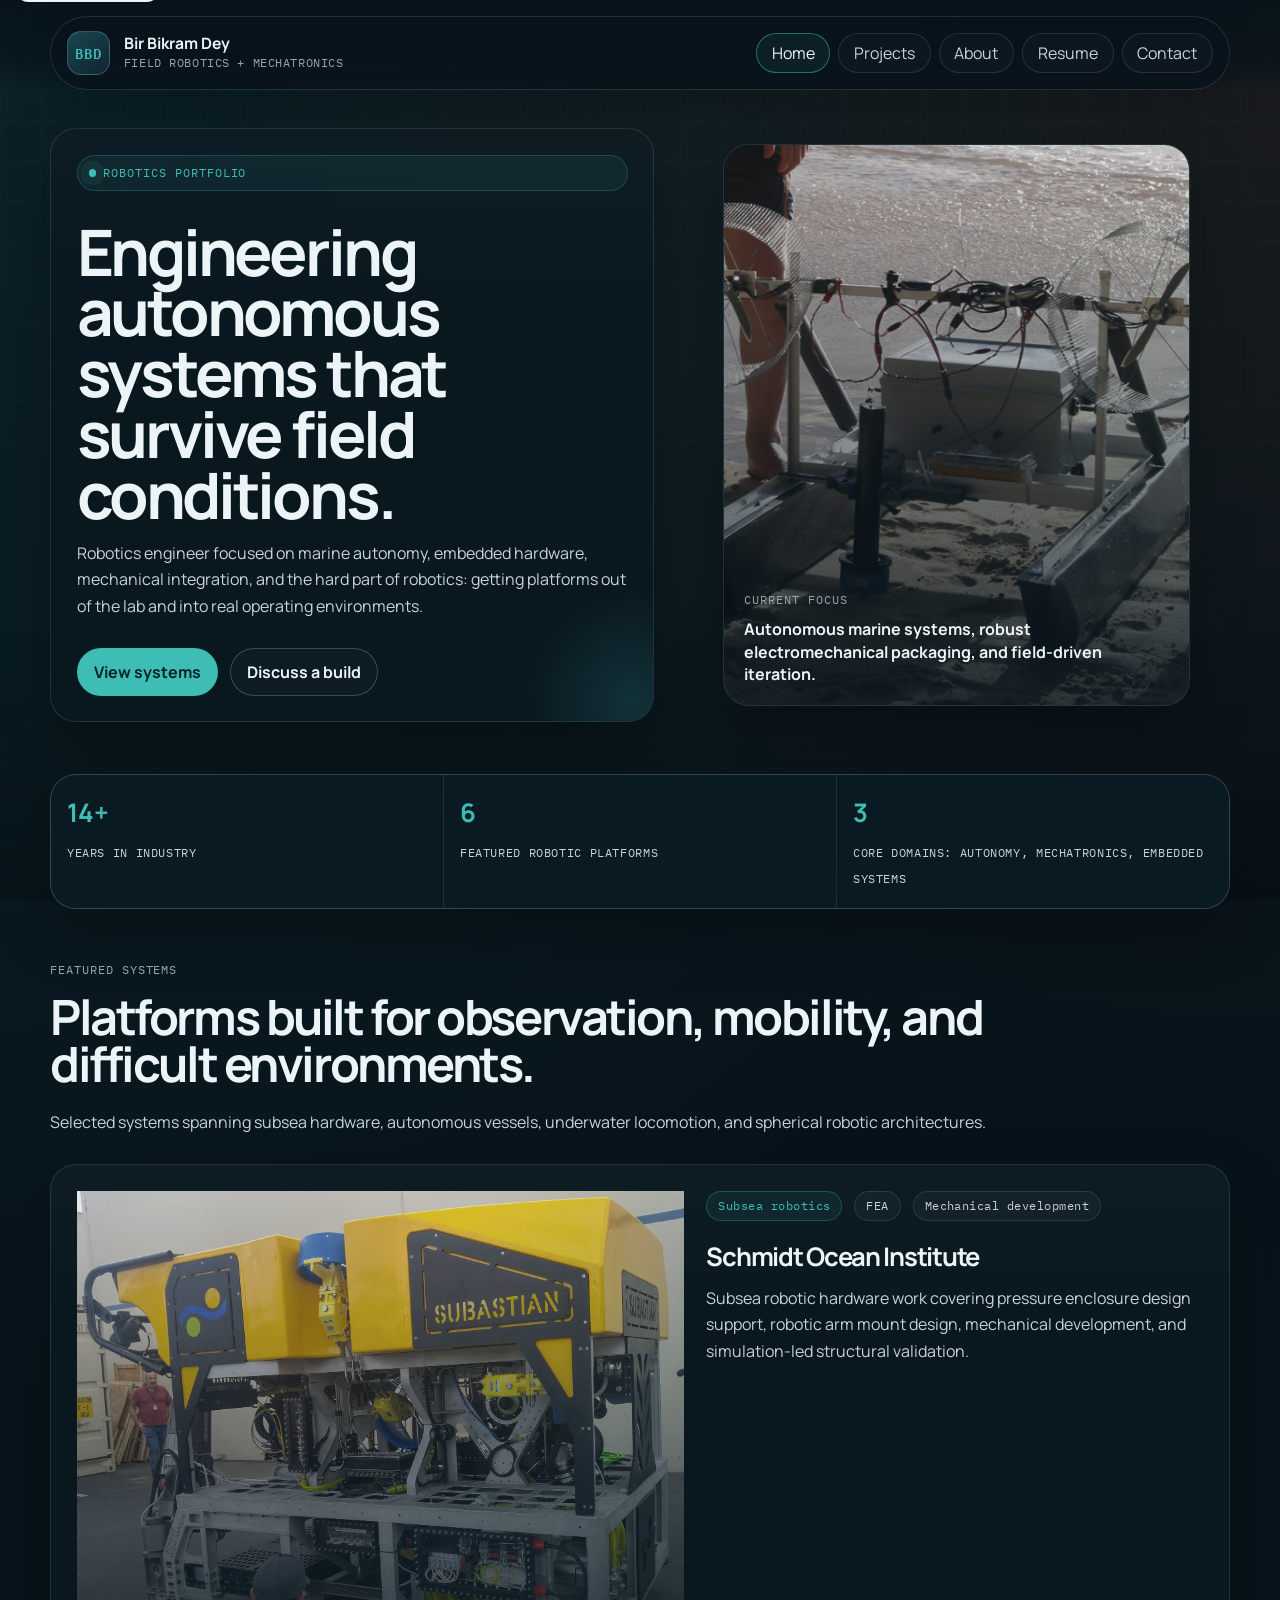
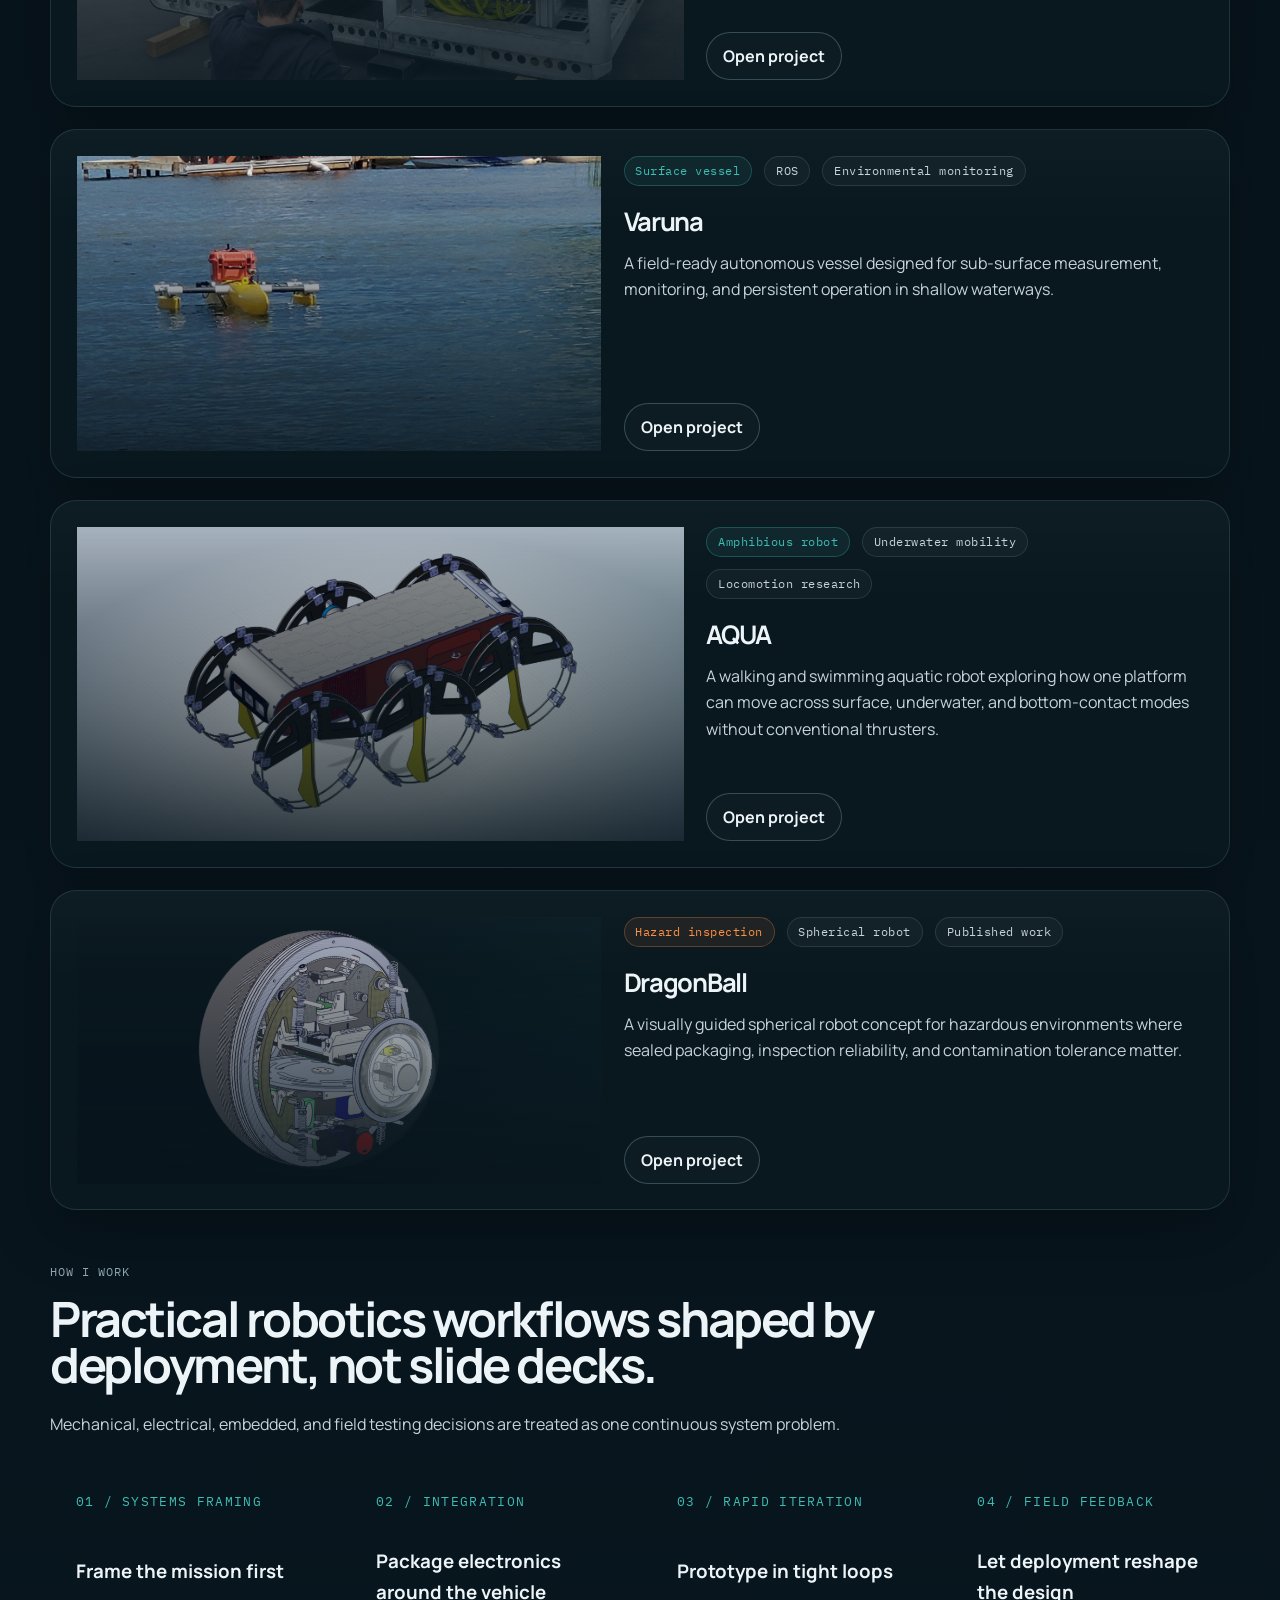
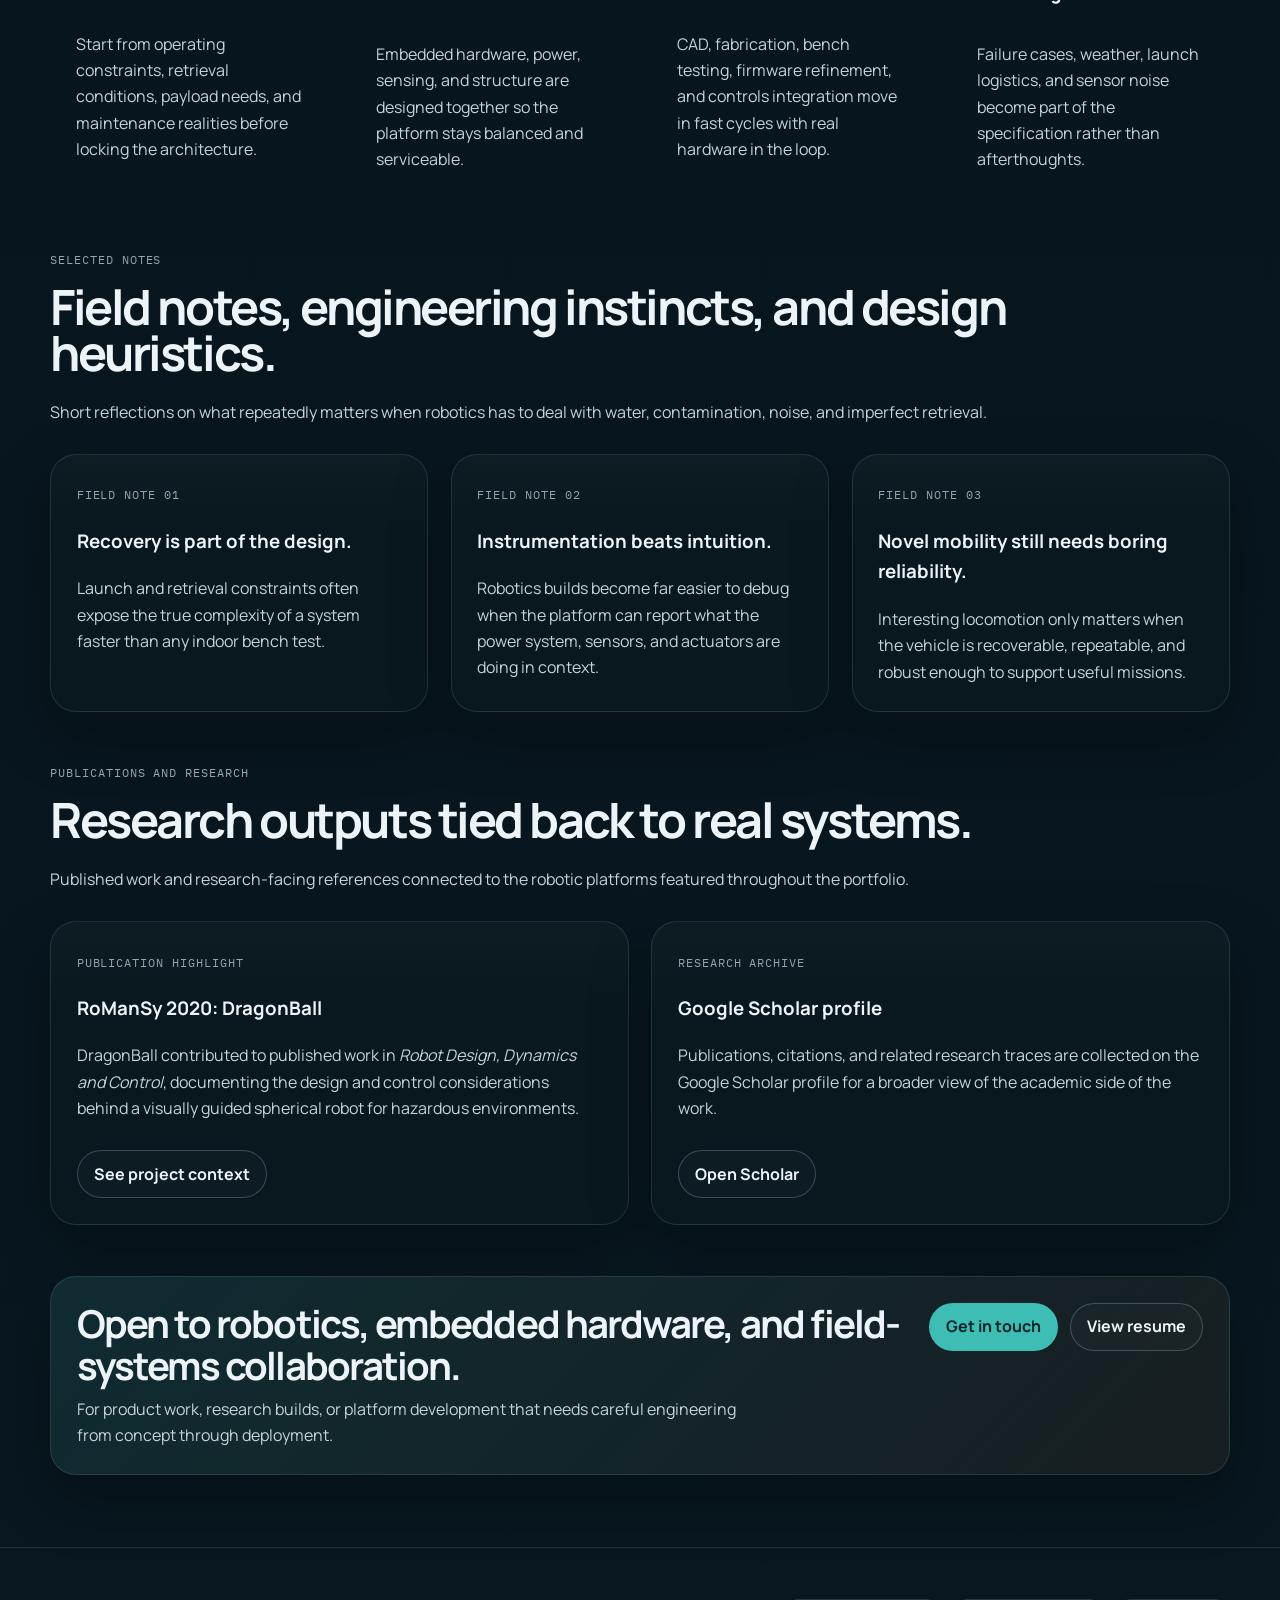
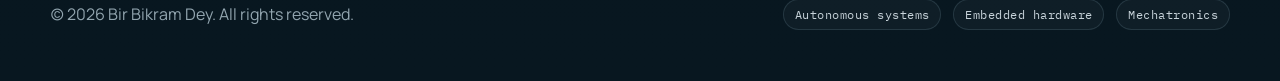
<file: index.html>
<!DOCTYPE html>
<html lang="en">
<head>
  <meta charset="UTF-8" />
  <meta name="viewport" content="width=device-width, initial-scale=1.0" />
  <meta
    name="description"
    content="Bir Bikram Dey is a robotics engineer building subsea hardware, autonomous marine systems, amphibious robots, and embedded mechatronic platforms for real deployment."
  />
  <title>Bir Bikram Dey | Robotics Portfolio</title>
  <link rel="stylesheet" href="styles.css" />
  <script type="application/ld+json">
    {
      "@context": "https://schema.org",
      "@graph": [
        {
          "@type": "Person",
          "name": "Bir Bikram Dey",
          "url": "https://www.birbikramdey.page/",
          "jobTitle": "Robotics Engineer",
          "email": "mailto:birbikram.dey@hotmail.ca",
          "sameAs": [
            "https://www.linkedin.com/in/birbdey/",
            "https://scholar.google.ca/citations?user=9kMCACUAAAAJ&hl=en&oi=sra"
          ]
        },
        {
          "@type": "WebSite",
          "name": "Bir Bikram Dey Portfolio",
          "url": "https://www.birbikramdey.page/"
        }
      ]
    }
  </script>
</head>
<body>
  <a class="skip-link" href="#main">Skip to content</a>

  <header class="site-header">
    <div class="shell nav-shell">
      <a class="brand" href="index.html" aria-label="Bir Bikram Dey home">
        <span class="brand-mark">BBD</span>
        <span class="brand-copy">
          <strong>Bir Bikram Dey</strong>
          <span>Field Robotics + Mechatronics</span>
        </span>
      </a>
      <nav class="site-nav" aria-label="Primary">
        <a href="index.html" aria-current="page">Home</a>
        <a href="projects/index.html">Projects</a>
        <a href="about.html">About</a>
        <a href="resume.html">Resume</a>
        <a href="contact.html">Contact</a>
      </nav>
    </div>
  </header>

  <main class="page" id="main">
    <div class="shell stack-xl">
      <section class="hero" data-reveal>
        <div class="hero-copy">
          <div class="section-heading">
            <span class="eyebrow">Robotics Portfolio</span>
            <h1>Engineering autonomous systems that survive field conditions.</h1>
            <p class="lede">
              Robotics engineer focused on marine autonomy, embedded hardware, mechanical integration, and the hard part
              of robotics: getting platforms out of the lab and into real operating environments.
            </p>
          </div>
          <div class="hero-actions">
            <a class="button" href="projects/index.html">View systems</a>
            <a class="button-secondary" href="contact.html">Discuss a build</a>
          </div>
        </div>

        <figure class="hero-media">
          <img src="media/boat_on_beach.jpg" alt="Marine robotics platform at the shoreline during field deployment." />
          <figcaption class="hero-meta">
            <span class="micro-label">Current focus</span>
            <strong>Autonomous marine systems, robust electromechanical packaging, and field-driven iteration.</strong>
          </figcaption>
        </figure>
      </section>

      <section class="proof-strip" aria-label="Portfolio proof points" data-reveal>
        <article>
          <strong>14+</strong>
          <span>Years in industry</span>
        </article>
        <article>
          <strong>6</strong>
          <span>Featured robotic platforms</span>
        </article>
        <article>
          <strong>3</strong>
          <span>Core domains: autonomy, mechatronics, embedded systems</span>
        </article>
      </section>

      <section class="section" data-reveal>
        <div class="section-head">
          <div class="section-heading">
            <span class="section-kicker">Featured systems</span>
            <h2>Platforms built for observation, mobility, and difficult environments.</h2>
          </div>
          <p>Selected systems spanning subsea hardware, autonomous vessels, underwater locomotion, and spherical robotic architectures.</p>
        </div>

        <div class="featured-grid">
          <article class="featured-card">
            <div class="card-image">
              <img src="media/SOI-1.jpg" alt="Engineering reference image for Schmidt Ocean Institute subsea robotics work." loading="lazy" />
            </div>
            <div class="card-copy">
              <div class="stack-md">
                <div class="tag-row">
                  <span class="tag teal">Subsea robotics</span>
                  <span class="tag">FEA</span>
                  <span class="tag">Mechanical development</span>
                </div>
                <div class="section-heading">
                  <h3>Schmidt Ocean Institute</h3>
                  <p>
                    Subsea robotic hardware work covering pressure enclosure design support, robotic arm mount design,
                    mechanical development, and simulation-led structural validation.
                  </p>
                </div>
              </div>
              <div class="button-row">
                <a class="button-secondary" href="projects/soi.html">Open project</a>
              </div>
            </div>
          </article>
          <article class="featured-card">
            <div class="card-image">
              <img src="media/Varun_on_water.jpg" alt="Varuna autonomous surface vessel during field deployment." />
            </div>
            <div class="card-copy">
              <div class="stack-md">
                <div class="tag-row">
                  <span class="tag teal">Surface vessel</span>
                  <span class="tag">ROS</span>
                  <span class="tag">Environmental monitoring</span>
                </div>
                <div class="section-heading">
                  <h3>Varuna</h3>
                  <p>
                    A field-ready autonomous vessel designed for sub-surface measurement, monitoring, and persistent
                    operation in shallow waterways.
                  </p>
                </div>
              </div>
              <div class="button-row">
                <a class="button-secondary" href="projects/varuna.html">Open project</a>
              </div>
            </div>
          </article>

          <article class="featured-card">
            <div class="card-image">
              <img src="media/Aqua-2.png" alt="AQUA amphibious robotics imagery." loading="lazy" />
            </div>
            <div class="card-copy">
              <div class="stack-md">
                <div class="tag-row">
                  <span class="tag teal">Amphibious robot</span>
                  <span class="tag">Underwater mobility</span>
                  <span class="tag">Locomotion research</span>
                </div>
                <div class="section-heading">
                  <h3>AQUA</h3>
                  <p>
                    A walking and swimming aquatic robot exploring how one platform can move across surface, underwater,
                    and bottom-contact modes without conventional thrusters.
                  </p>
                </div>
              </div>
              <div class="button-row">
                <a class="button-secondary" href="projects/aqua.html">Open project</a>
              </div>
            </div>
          </article>

          <article class="featured-card">
            <div class="card-image">
              <img src="media/DragonBall_MK4_new.png" alt="DragonBall spherical robot concept rendering." loading="lazy" />
            </div>
            <div class="card-copy">
              <div class="stack-md">
                <div class="tag-row">
                  <span class="tag orange">Hazard inspection</span>
                  <span class="tag">Spherical robot</span>
                  <span class="tag">Published work</span>
                </div>
                <div class="section-heading">
                  <h3>DragonBall</h3>
                  <p>
                    A visually guided spherical robot concept for hazardous environments where sealed packaging,
                    inspection reliability, and contamination tolerance matter.
                  </p>
                </div>
              </div>
              <div class="button-row">
                <a class="button-secondary" href="projects/dragonball.html">Open project</a>
              </div>
            </div>
          </article>
        </div>
      </section>

      <section class="section" data-reveal>
        <div class="section-head">
          <div class="section-heading">
            <span class="section-kicker">How I work</span>
            <h2>Practical robotics workflows shaped by deployment, not slide decks.</h2>
          </div>
          <p>Mechanical, electrical, embedded, and field testing decisions are treated as one continuous system problem.</p>
        </div>

        <div class="capability-grid">
          <article class="capability-card">
            <span class="capability-number">01 / systems framing</span>
            <h3>Frame the mission first</h3>
            <p>Start from operating constraints, retrieval conditions, payload needs, and maintenance realities before locking the architecture.</p>
          </article>
          <article class="capability-card">
            <span class="capability-number">02 / integration</span>
            <h3>Package electronics around the vehicle</h3>
            <p>Embedded hardware, power, sensing, and structure are designed together so the platform stays balanced and serviceable.</p>
          </article>
          <article class="capability-card">
            <span class="capability-number">03 / rapid iteration</span>
            <h3>Prototype in tight loops</h3>
            <p>CAD, fabrication, bench testing, firmware refinement, and controls integration move in fast cycles with real hardware in the loop.</p>
          </article>
          <article class="capability-card">
            <span class="capability-number">04 / field feedback</span>
            <h3>Let deployment reshape the design</h3>
            <p>Failure cases, weather, launch logistics, and sensor noise become part of the specification rather than afterthoughts.</p>
          </article>
        </div>
      </section>

      <section class="section" data-reveal>
        <div class="section-head">
          <div class="section-heading">
            <span class="section-kicker">Selected notes</span>
            <h2>Field notes, engineering instincts, and design heuristics.</h2>
          </div>
          <p>Short reflections on what repeatedly matters when robotics has to deal with water, contamination, noise, and imperfect retrieval.</p>
        </div>

        <div class="notes-grid">
          <article class="note-card">
            <small>Field note 01</small>
            <h3>Recovery is part of the design.</h3>
            <p>Launch and retrieval constraints often expose the true complexity of a system faster than any indoor bench test.</p>
          </article>
          <article class="note-card">
            <small>Field note 02</small>
            <h3>Instrumentation beats intuition.</h3>
            <p>Robotics builds become far easier to debug when the platform can report what the power system, sensors, and actuators are doing in context.</p>
          </article>
          <article class="note-card">
            <small>Field note 03</small>
            <h3>Novel mobility still needs boring reliability.</h3>
            <p>Interesting locomotion only matters when the vehicle is recoverable, repeatable, and robust enough to support useful missions.</p>
          </article>
        </div>
      </section>

      <section class="section" data-reveal>
        <div class="section-head">
          <div class="section-heading">
            <span class="section-kicker">Publications and research</span>
            <h2>Research outputs tied back to real systems.</h2>
          </div>
          <p>Published work and research-facing references connected to the robotic platforms featured throughout the portfolio.</p>
        </div>

        <div class="pub-grid">
          <article class="pub-card">
            <small>Publication highlight</small>
            <h3>RoManSy 2020: DragonBall</h3>
            <p>
              DragonBall contributed to published work in <em>Robot Design, Dynamics and Control</em>, documenting the
              design and control considerations behind a visually guided spherical robot for hazardous environments.
            </p>
            <div class="button-row">
              <a class="button-secondary" href="projects/dragonball.html">See project context</a>
            </div>
          </article>

          <article class="pub-card">
            <small>Research archive</small>
            <h3>Google Scholar profile</h3>
            <p>
              Publications, citations, and related research traces are collected on the Google Scholar profile for a
              broader view of the academic side of the work.
            </p>
            <div class="button-row">
              <a class="button-secondary" href="https://scholar.google.ca/citations?user=9kMCACUAAAAJ&hl=en&oi=sra" target="_blank" rel="noopener noreferrer">Open Scholar</a>
            </div>
          </article>
        </div>
      </section>

      <section class="cta-band" data-reveal>
        <div>
          <h2>Open to robotics, embedded hardware, and field-systems collaboration.</h2>
          <p>For product work, research builds, or platform development that needs careful engineering from concept through deployment.</p>
        </div>
        <div class="button-row">
          <a class="button" href="contact.html">Get in touch</a>
          <a class="button-secondary" href="resume.html">View resume</a>
        </div>
      </section>
    </div>
  </main>

  <footer class="site-footer">
    <div class="shell footer-shell">
      <p>(c) <span data-year></span> Bir Bikram Dey. All rights reserved.</p>
      <div class="tag-row">
        <span class="meta-pill">Autonomous systems</span>
        <span class="meta-pill">Embedded hardware</span>
        <span class="meta-pill">Mechatronics</span>
      </div>
    </div>
  </footer>

  <script src="script.js"></script>
</body>
</html>
</file>
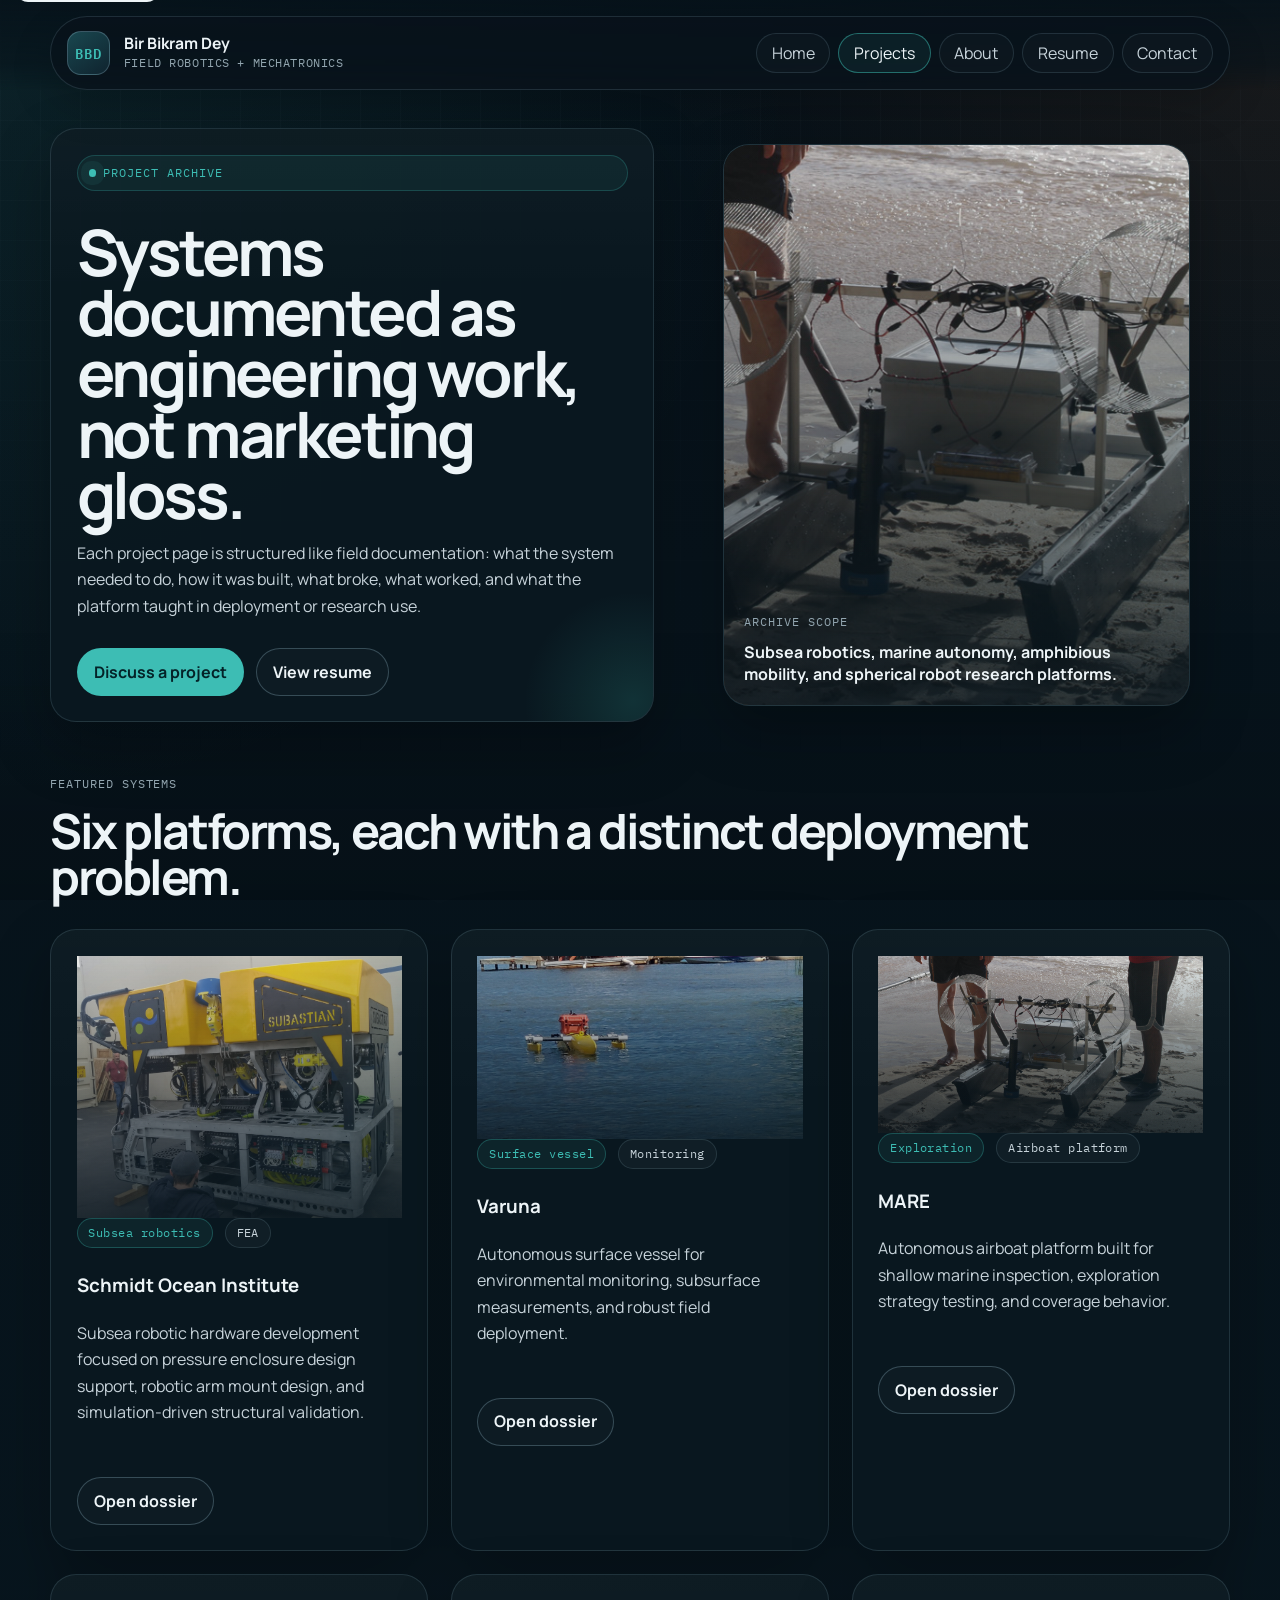
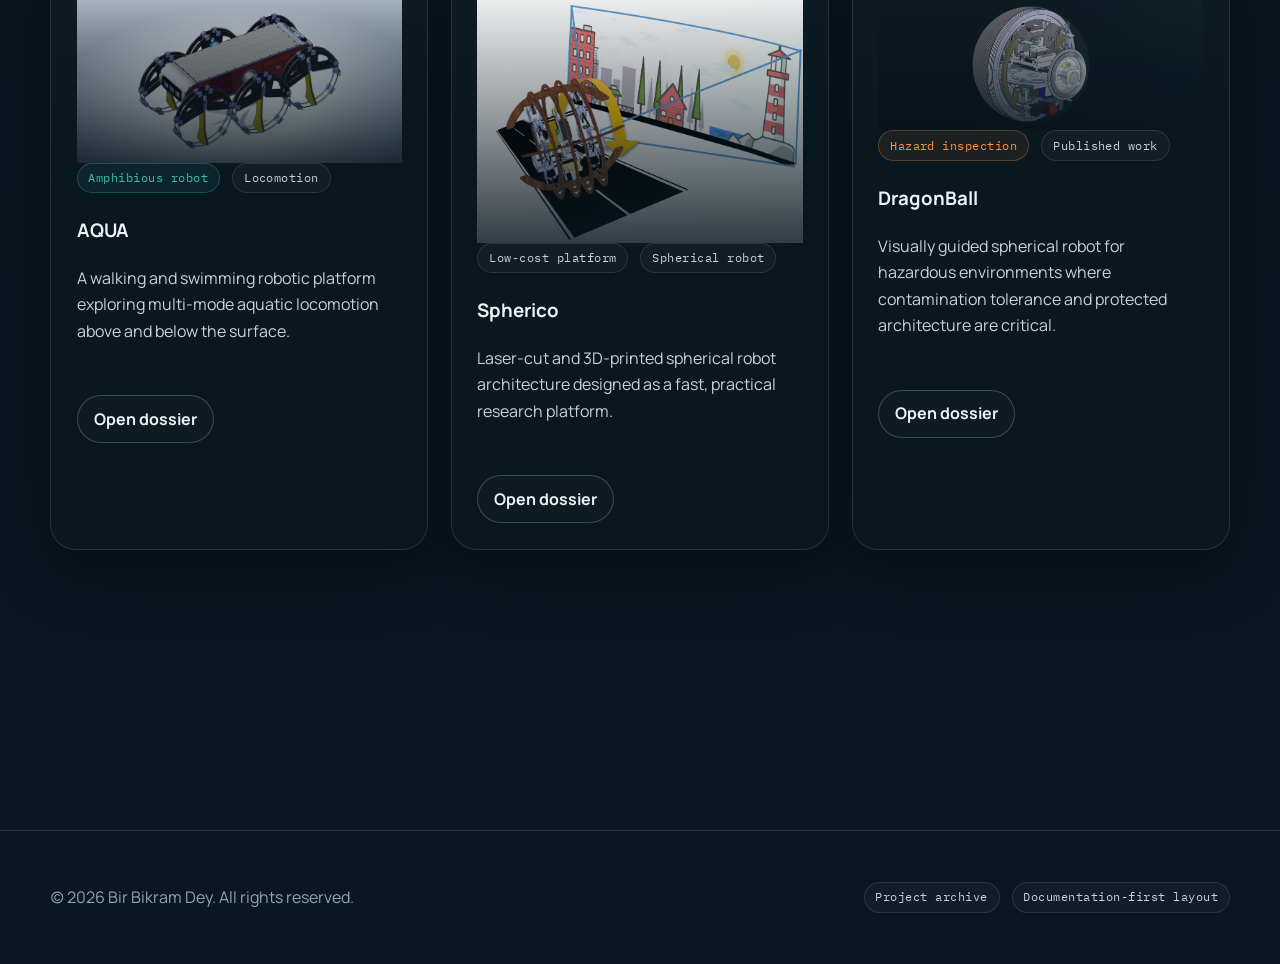
<file: projects/index.html>
<!DOCTYPE html>
<html lang="en">
<head>
  <meta charset="UTF-8" />
  <meta name="viewport" content="width=device-width, initial-scale=1.0" />
  <meta name="description" content="Project archive for Bir Bikram Dey featuring subsea robotics, autonomous surface vessels, amphibious systems, and spherical robot platforms." />
  <title>Projects | Bir Bikram Dey</title>
  <link rel="stylesheet" href="../styles.css" />
</head>
<body>
  <a class="skip-link" href="#main">Skip to content</a>
  <header class="site-header"><div class="shell nav-shell"><a class="brand" href="../index.html"><span class="brand-mark">BBD</span><span class="brand-copy"><strong>Bir Bikram Dey</strong><span>Field Robotics + Mechatronics</span></span></a><nav class="site-nav" aria-label="Primary"><a href="../index.html">Home</a><a href="index.html" aria-current="page">Projects</a><a href="../about.html">About</a><a href="../resume.html">Resume</a><a href="../contact.html">Contact</a></nav></div></header>
  <main class="page" id="main">
    <div class="shell stack-xl">
      <section class="hero" data-reveal><div class="hero-copy"><div class="section-heading"><span class="eyebrow">Project archive</span><h1>Systems documented as engineering work, not marketing gloss.</h1><p class="lede">Each project page is structured like field documentation: what the system needed to do, how it was built, what broke, what worked, and what the platform taught in deployment or research use.</p></div><div class="button-row"><a class="button" href="../contact.html">Discuss a project</a><a class="button-secondary" href="../resume.html">View resume</a></div></div><figure class="hero-media"><img src="../media/boat_on_beach.jpg" alt="Marine robotics system prepared for field operations." /><figcaption class="hero-meta"><span class="micro-label">Archive scope</span><strong>Subsea robotics, marine autonomy, amphibious mobility, and spherical robot research platforms.</strong></figcaption></figure></section>
      <section class="section" data-reveal><div class="section-head"><div class="section-heading"><span class="section-kicker">Featured systems</span><h2>Six platforms, each with a distinct deployment problem.</h2></div></div><div class="archive-grid">
        <article class="archive-card"><div class="card-image"><img src="../media/SOI-1.jpg" alt="Engineering reference image for Schmidt Ocean Institute subsea robotics work." loading="lazy" /></div><div class="card-copy"><div class="stack-md"><div class="tag-row"><span class="tag teal">Subsea robotics</span><span class="tag">FEA</span></div><h3>Schmidt Ocean Institute</h3><p>Subsea robotic hardware development focused on pressure enclosure design support, robotic arm mount design, and simulation-driven structural validation.</p></div><div class="button-row"><a class="button-secondary" href="soi.html">Open dossier</a></div></div></article>
        <article class="archive-card"><div class="card-image"><img src="../media/Varun_on_water.jpg" alt="Varuna autonomous surface vessel during field deployment." /></div><div class="card-copy"><div class="stack-md"><div class="tag-row"><span class="tag teal">Surface vessel</span><span class="tag">Monitoring</span></div><h3>Varuna</h3><p>Autonomous surface vessel for environmental monitoring, subsurface measurements, and robust field deployment.</p></div><div class="button-row"><a class="button-secondary" href="varuna.html">Open dossier</a></div></div></article>
        <article class="archive-card"><div class="card-image"><img src="../media/boat_on_beach.jpg" alt="MARE marine robotic explorer." loading="lazy" /></div><div class="card-copy"><div class="stack-md"><div class="tag-row"><span class="tag teal">Exploration</span><span class="tag">Airboat platform</span></div><h3>MARE</h3><p>Autonomous airboat platform built for shallow marine inspection, exploration strategy testing, and coverage behavior.</p></div><div class="button-row"><a class="button-secondary" href="mare.html">Open dossier</a></div></div></article>
        <article class="archive-card"><div class="card-image"><img src="../media/Aqua-2.png" alt="AQUA amphibious robotics image." loading="lazy" /></div><div class="card-copy"><div class="stack-md"><div class="tag-row"><span class="tag teal">Amphibious robot</span><span class="tag">Locomotion</span></div><h3>AQUA</h3><p>A walking and swimming robotic platform exploring multi-mode aquatic locomotion above and below the surface.</p></div><div class="button-row"><a class="button-secondary" href="aqua.html">Open dossier</a></div></div></article>
        <article class="archive-card"><div class="card-image"><img src="../media/Slam.PNG" alt="Spherico documentation image." loading="lazy" /></div><div class="card-copy"><div class="stack-md"><div class="tag-row"><span class="tag">Low-cost platform</span><span class="tag">Spherical robot</span></div><h3>Spherico</h3><p>Laser-cut and 3D-printed spherical robot architecture designed as a fast, practical research platform.</p></div><div class="button-row"><a class="button-secondary" href="spherico.html">Open dossier</a></div></div></article>
        <article class="archive-card"><div class="card-image"><img src="../media/DragonBall_MK4_new.png" alt="DragonBall spherical robot rendering." loading="lazy" /></div><div class="card-copy"><div class="stack-md"><div class="tag-row"><span class="tag orange">Hazard inspection</span><span class="tag">Published work</span></div><h3>DragonBall</h3><p>Visually guided spherical robot for hazardous environments where contamination tolerance and protected architecture are critical.</p></div><div class="button-row"><a class="button-secondary" href="dragonball.html">Open dossier</a></div></div></article>
      </div></section>
      <section class="cta-band" data-reveal><div><h2>Need the broader context behind the projects?</h2><p>The About and Resume pages pull these systems back into the wider engineering profile, toolchain, and research-facing work.</p></div><div class="button-row"><a class="button" href="../about.html">About</a><a class="button-secondary" href="../resume.html">Resume</a></div></section>
    </div>
  </main>
  <footer class="site-footer"><div class="shell footer-shell"><p>(c) <span data-year></span> Bir Bikram Dey. All rights reserved.</p><div class="tag-row"><span class="meta-pill">Project archive</span><span class="meta-pill">Documentation-first layout</span></div></div></footer>
  <script src="../script.js"></script>
</body>
</html>
</file>
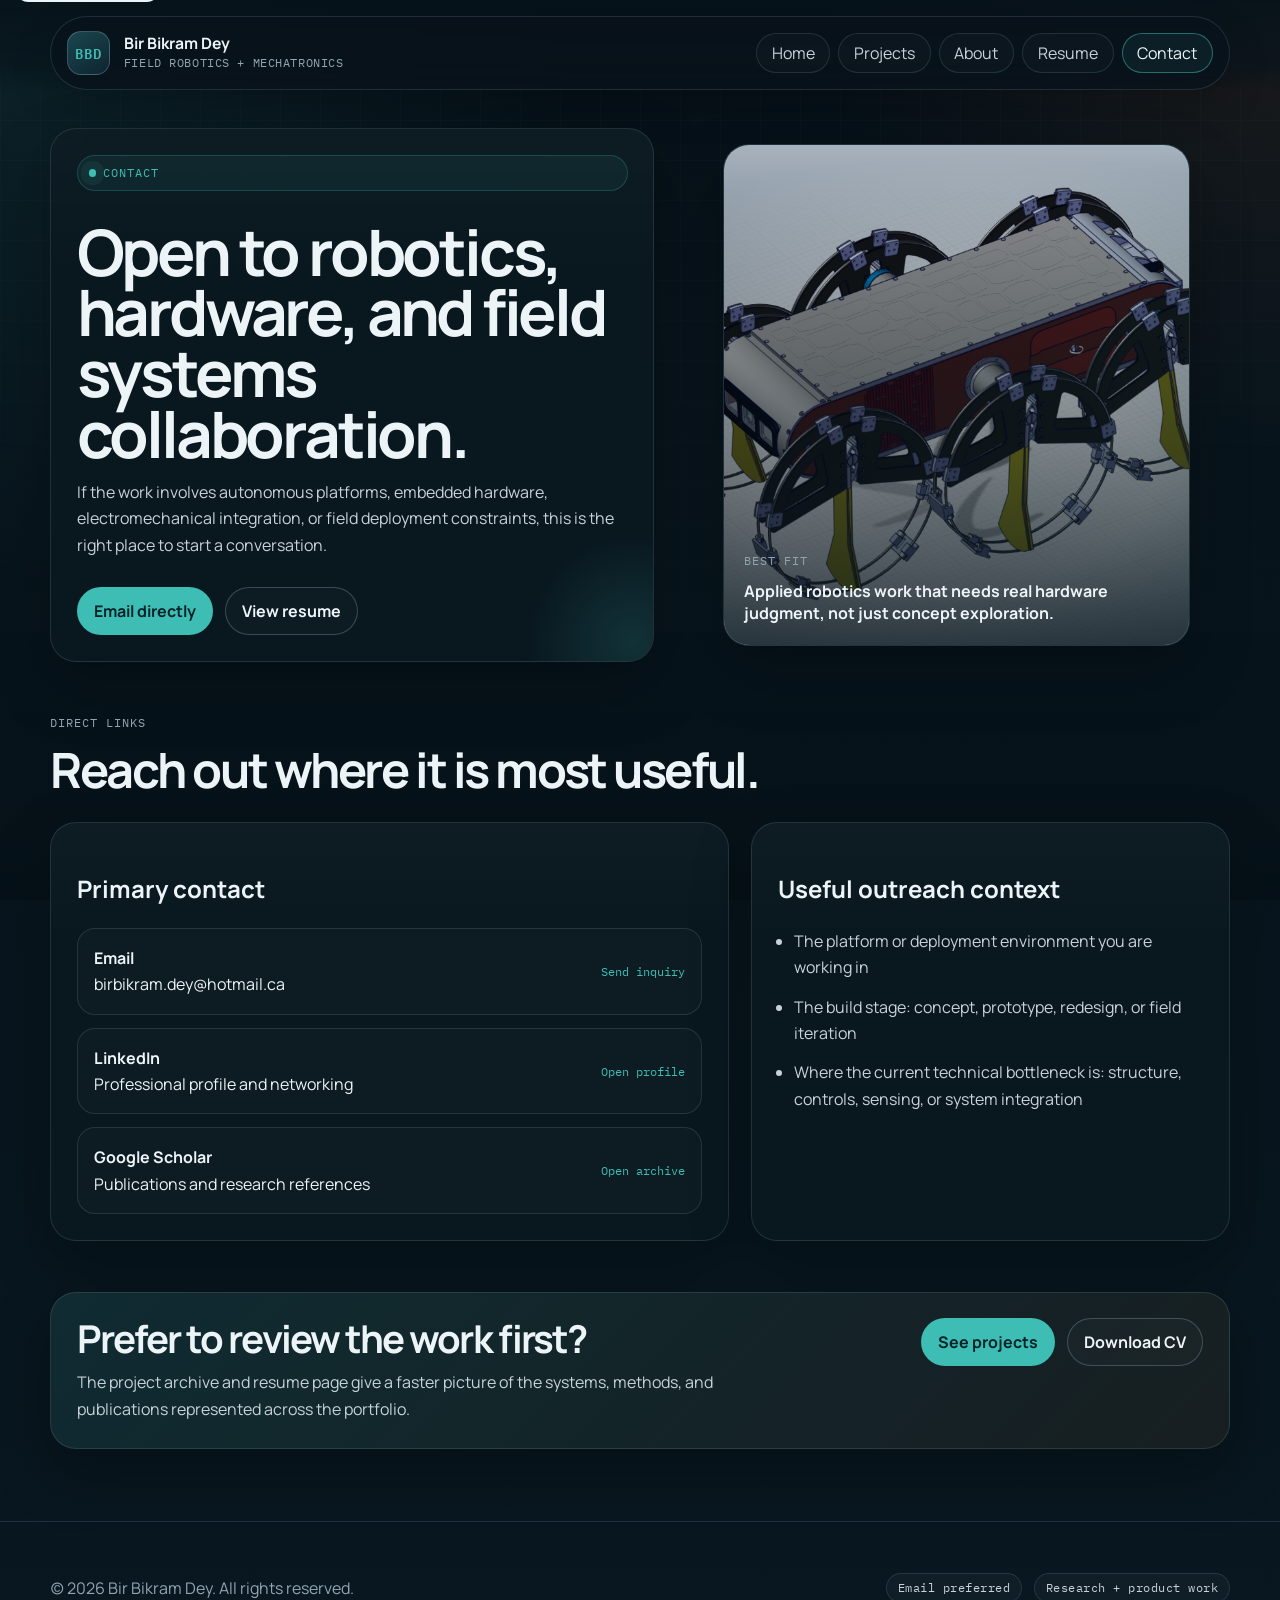
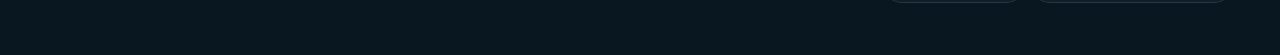
<file: contact.html>
﻿<!DOCTYPE html>
<html lang="en">
<head>
  <meta charset="UTF-8" />
  <meta name="viewport" content="width=device-width, initial-scale=1.0" />
  <meta name="description" content="Contact Bir Bikram Dey about robotics, autonomous systems, embedded hardware, and field-ready mechatronic development." />
  <title>Contact | Bir Bikram Dey</title>
  <link rel="stylesheet" href="styles.css" />
</head>
<body>
  <a class="skip-link" href="#main">Skip to content</a>
  <header class="site-header">
    <div class="shell nav-shell">
      <a class="brand" href="index.html"><span class="brand-mark">BBD</span><span class="brand-copy"><strong>Bir Bikram Dey</strong><span>Field Robotics + Mechatronics</span></span></a>
      <nav class="site-nav" aria-label="Primary">
        <a href="index.html">Home</a><a href="projects/index.html">Projects</a><a href="about.html">About</a><a href="resume.html">Resume</a><a href="contact.html" aria-current="page">Contact</a>
      </nav>
    </div>
  </header>
  <main class="page" id="main">
    <div class="shell stack-xl">
      <section class="hero" data-reveal>
        <div class="hero-copy"><div class="section-heading"><span class="eyebrow">Contact</span><h1>Open to robotics, hardware, and field systems collaboration.</h1><p class="lede">If the work involves autonomous platforms, embedded hardware, electromechanical integration, or field deployment constraints, this is the right place to start a conversation.</p></div><div class="button-row"><a class="button" href="mailto:birbikram.dey@hotmail.ca">Email directly</a><a class="button-secondary" href="resume.html">View resume</a></div></div>
        <figure class="hero-media"><img src="media/Screenshot 2020-10-28 161815.png" alt="Robotics project documentation and hardware imagery." /><figcaption class="hero-meta"><span class="micro-label">Best fit</span><strong>Applied robotics work that needs real hardware judgment, not just concept exploration.</strong></figcaption></figure>
      </section>
      <section class="section" data-reveal><div class="section-head"><div class="section-heading"><span class="section-kicker">Direct links</span><h2>Reach out where it is most useful.</h2></div></div><div class="contact-grid"><article class="contact-card span-7"><h2>Primary contact</h2><div class="contact-list"><a class="contact-link" href="mailto:birbikram.dey@hotmail.ca"><span><strong>Email</strong><br />birbikram.dey@hotmail.ca</span><span>Send inquiry</span></a><a class="contact-link" href="https://www.linkedin.com/in/birbdey/" target="_blank" rel="noopener noreferrer"><span><strong>LinkedIn</strong><br />Professional profile and networking</span><span>Open profile</span></a><a class="contact-link" href="https://scholar.google.ca/citations?user=9kMCACUAAAAJ&hl=en&oi=sra" target="_blank" rel="noopener noreferrer"><span><strong>Google Scholar</strong><br />Publications and research references</span><span>Open archive</span></a></div></article><article class="contact-card span-5"><h2>Useful outreach context</h2><ul class="bullet-list"><li>The platform or deployment environment you are working in</li><li>The build stage: concept, prototype, redesign, or field iteration</li><li>Where the current technical bottleneck is: structure, controls, sensing, or system integration</li></ul></article></div></section>
      <section class="cta-band" data-reveal><div><h2>Prefer to review the work first?</h2><p>The project archive and resume page give a faster picture of the systems, methods, and publications represented across the portfolio.</p></div><div class="button-row"><a class="button" href="projects/index.html">See projects</a><a class="button-secondary" href="media/BBD_CV.pdf" target="_blank" rel="noopener noreferrer">Download CV</a></div></section>
    </div>
  </main>
  <footer class="site-footer"><div class="shell footer-shell"><p>(c) <span data-year></span> Bir Bikram Dey. All rights reserved.</p><div class="tag-row"><span class="meta-pill">Email preferred</span><span class="meta-pill">Research + product work</span></div></div></footer>
  <script src="script.js"></script>
</body>
</html>
</file>
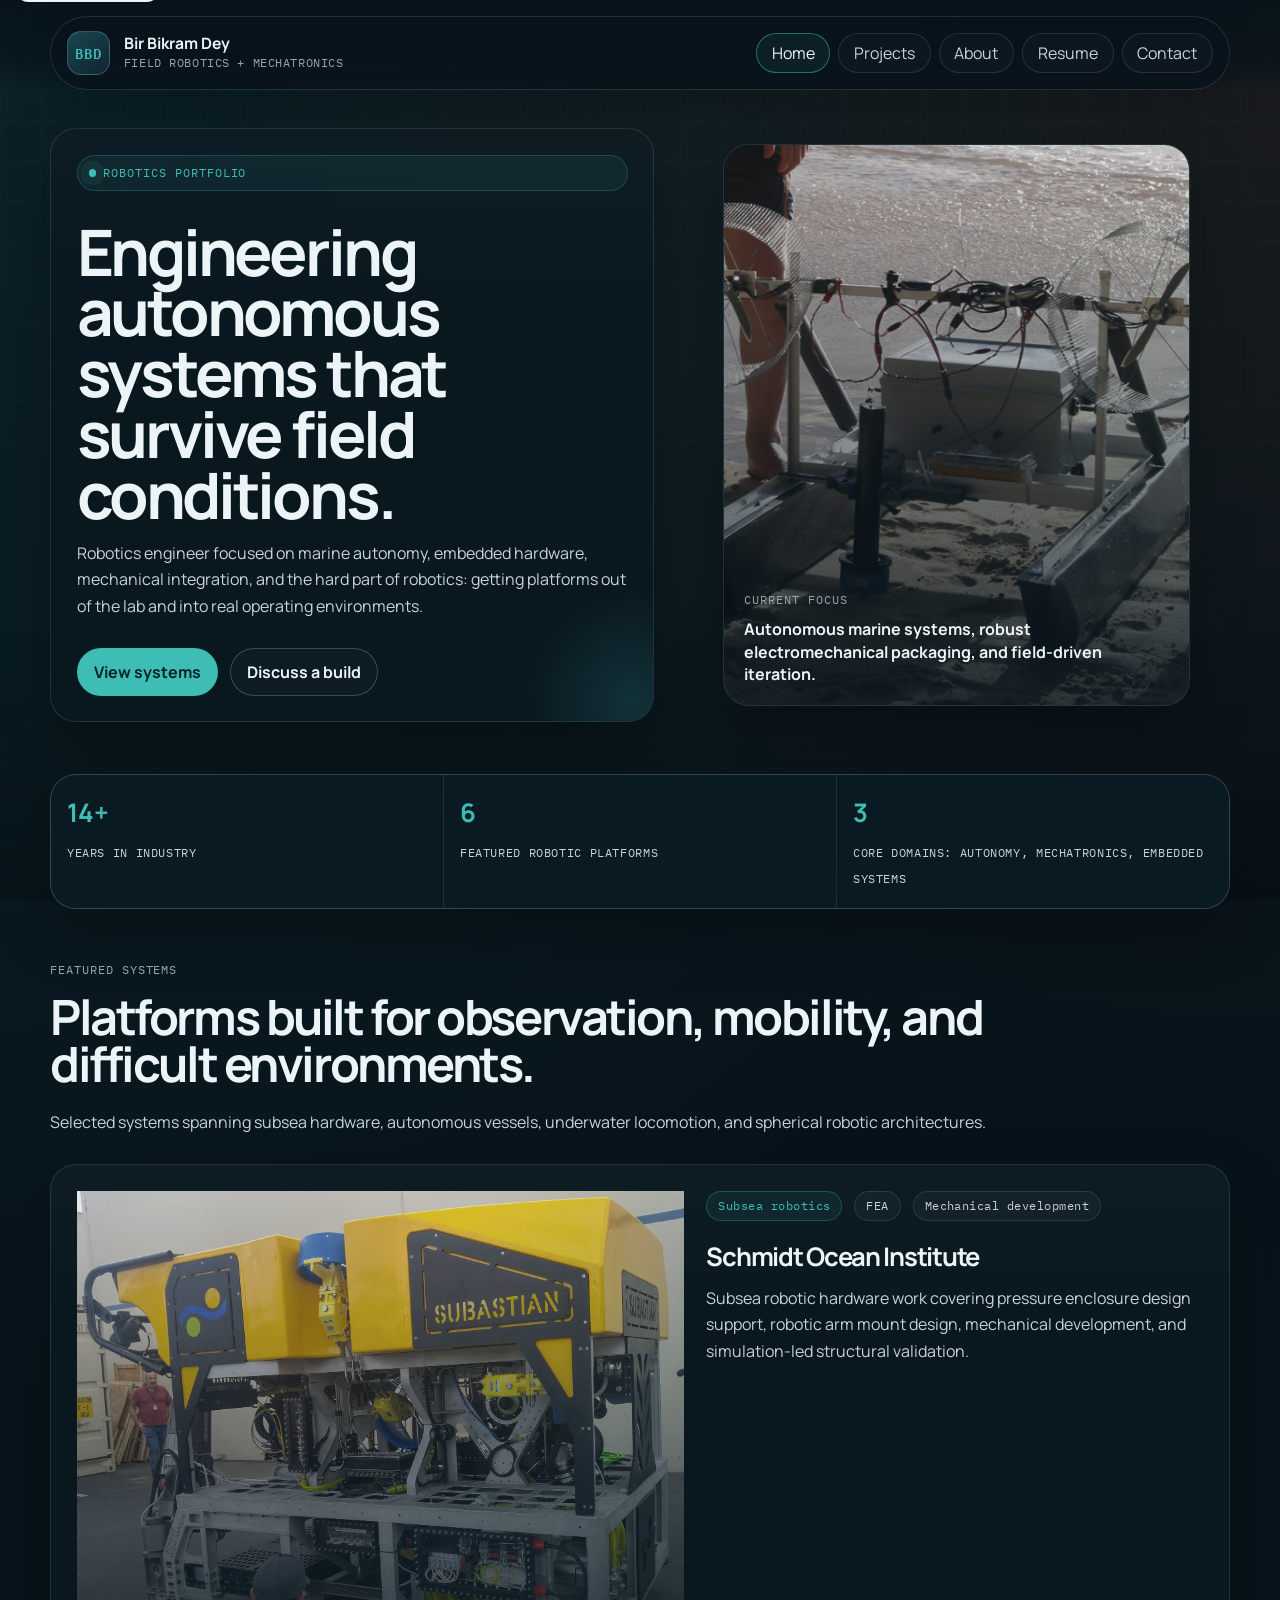
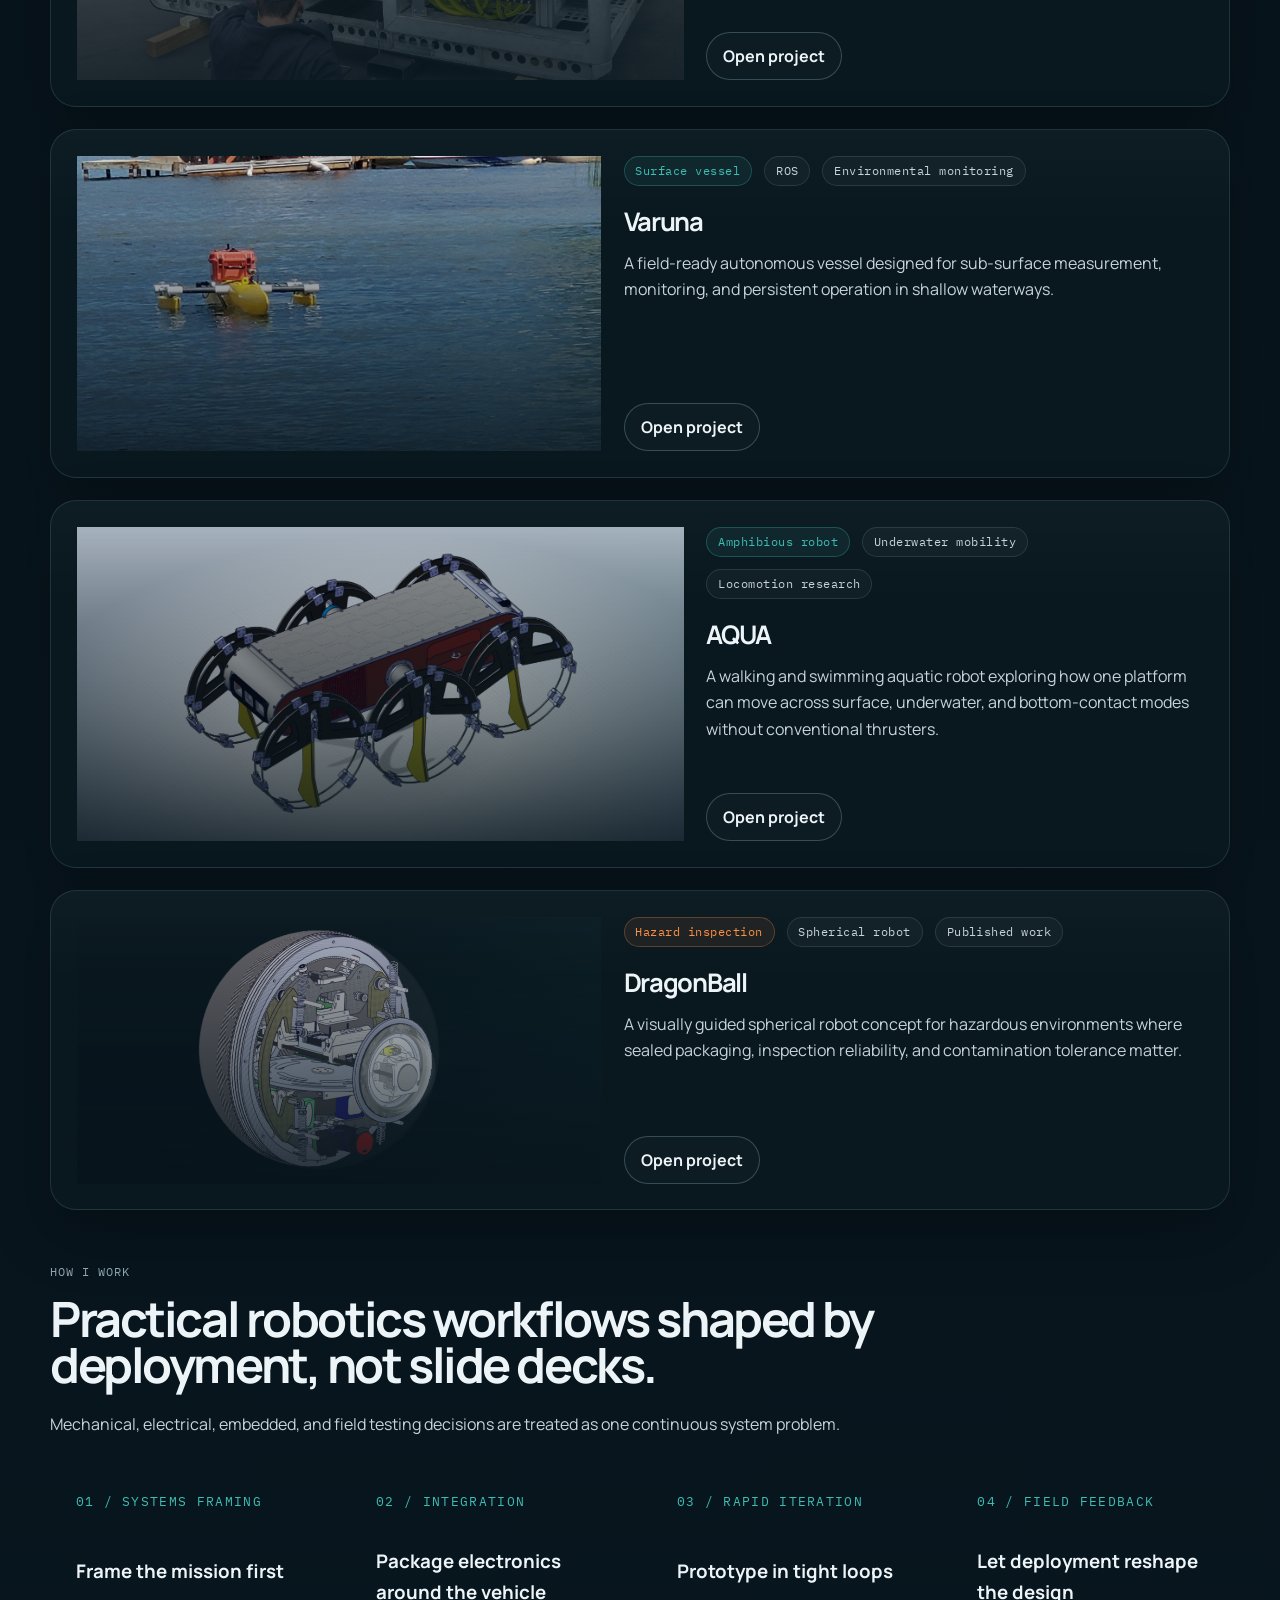
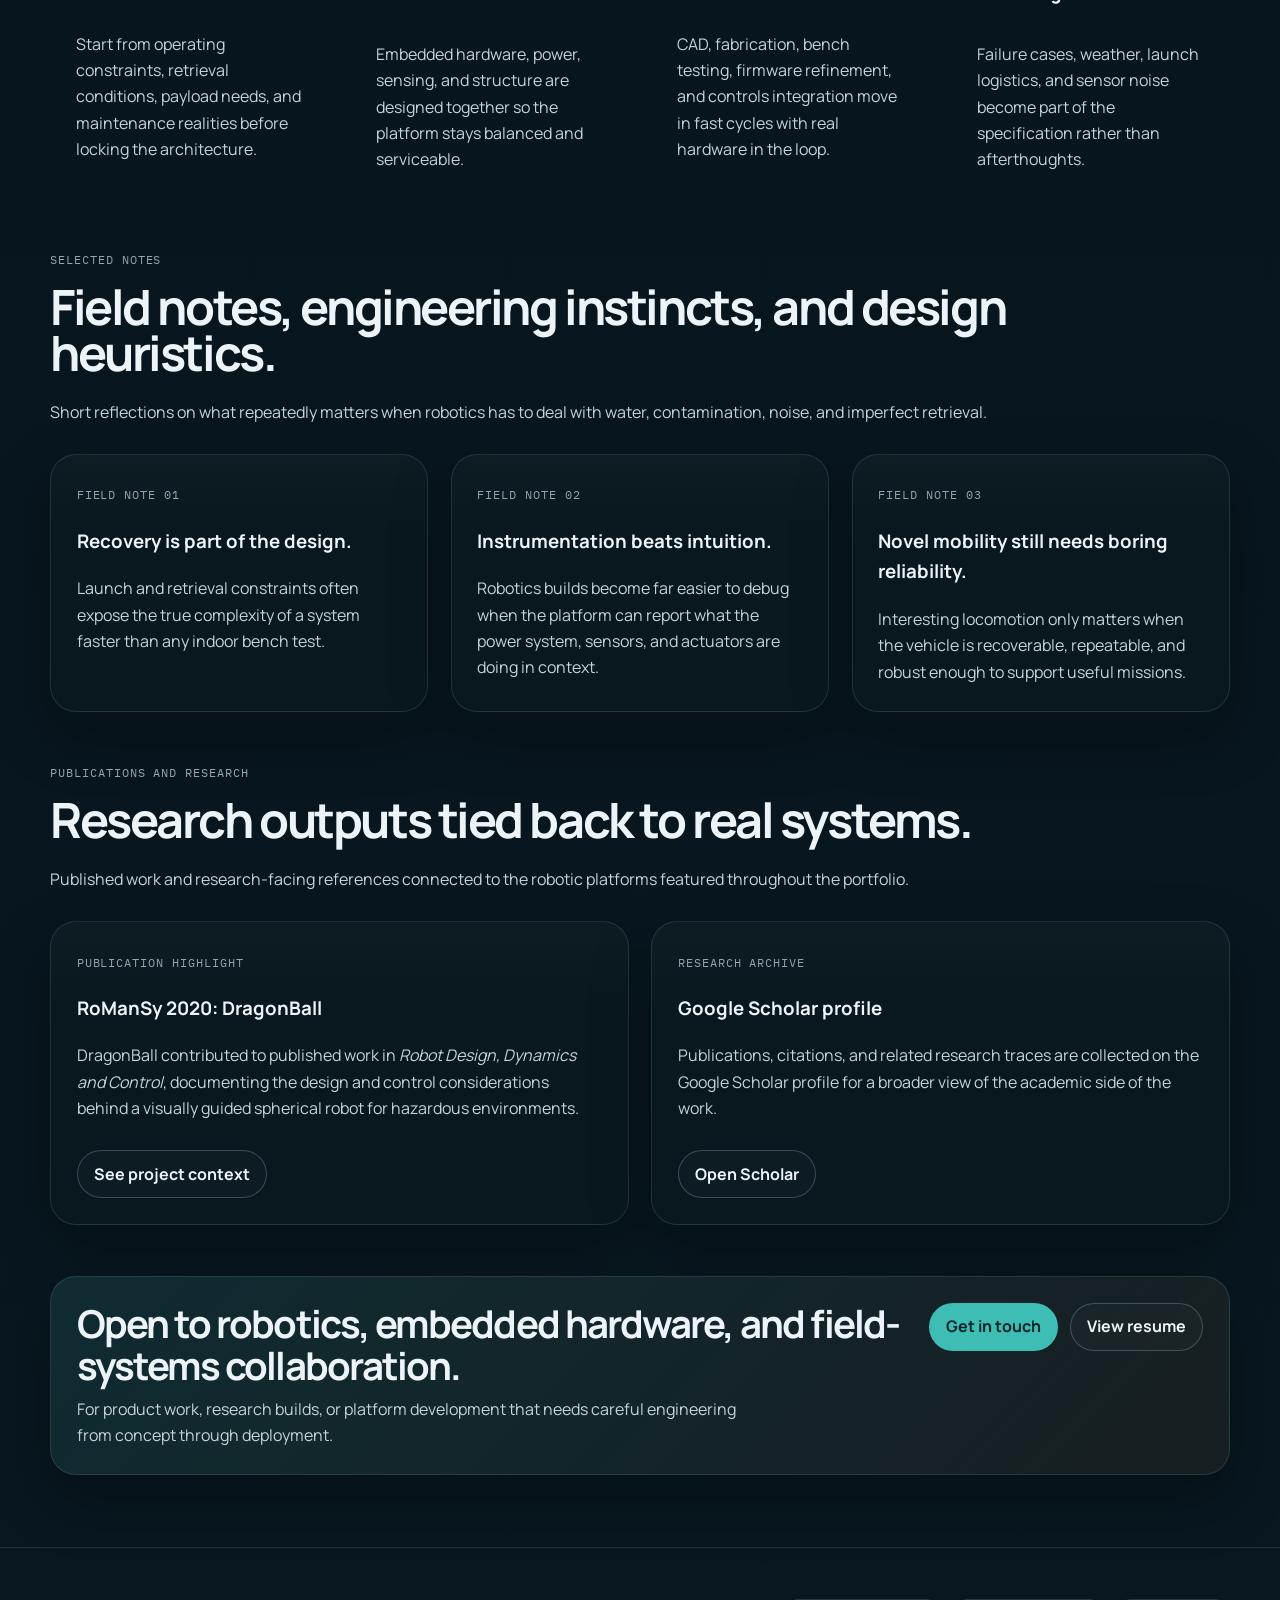
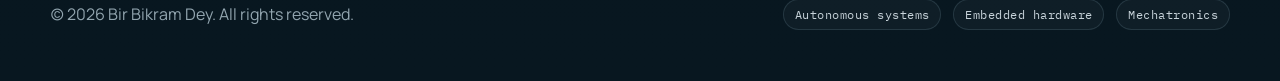
<file: home.html>
﻿<!DOCTYPE html>
<html lang="en">
<head>
  <meta charset="UTF-8" />
  <meta name="viewport" content="width=device-width, initial-scale=1.0" />
  <title>Home Redirect</title>
  <meta http-equiv="refresh" content="0; url=index.html" />
  <script>window.location.replace('index.html');</script>
</head>
<body>
  <p>Redirecting to homepage...</p>
</body>
</html>
</file>
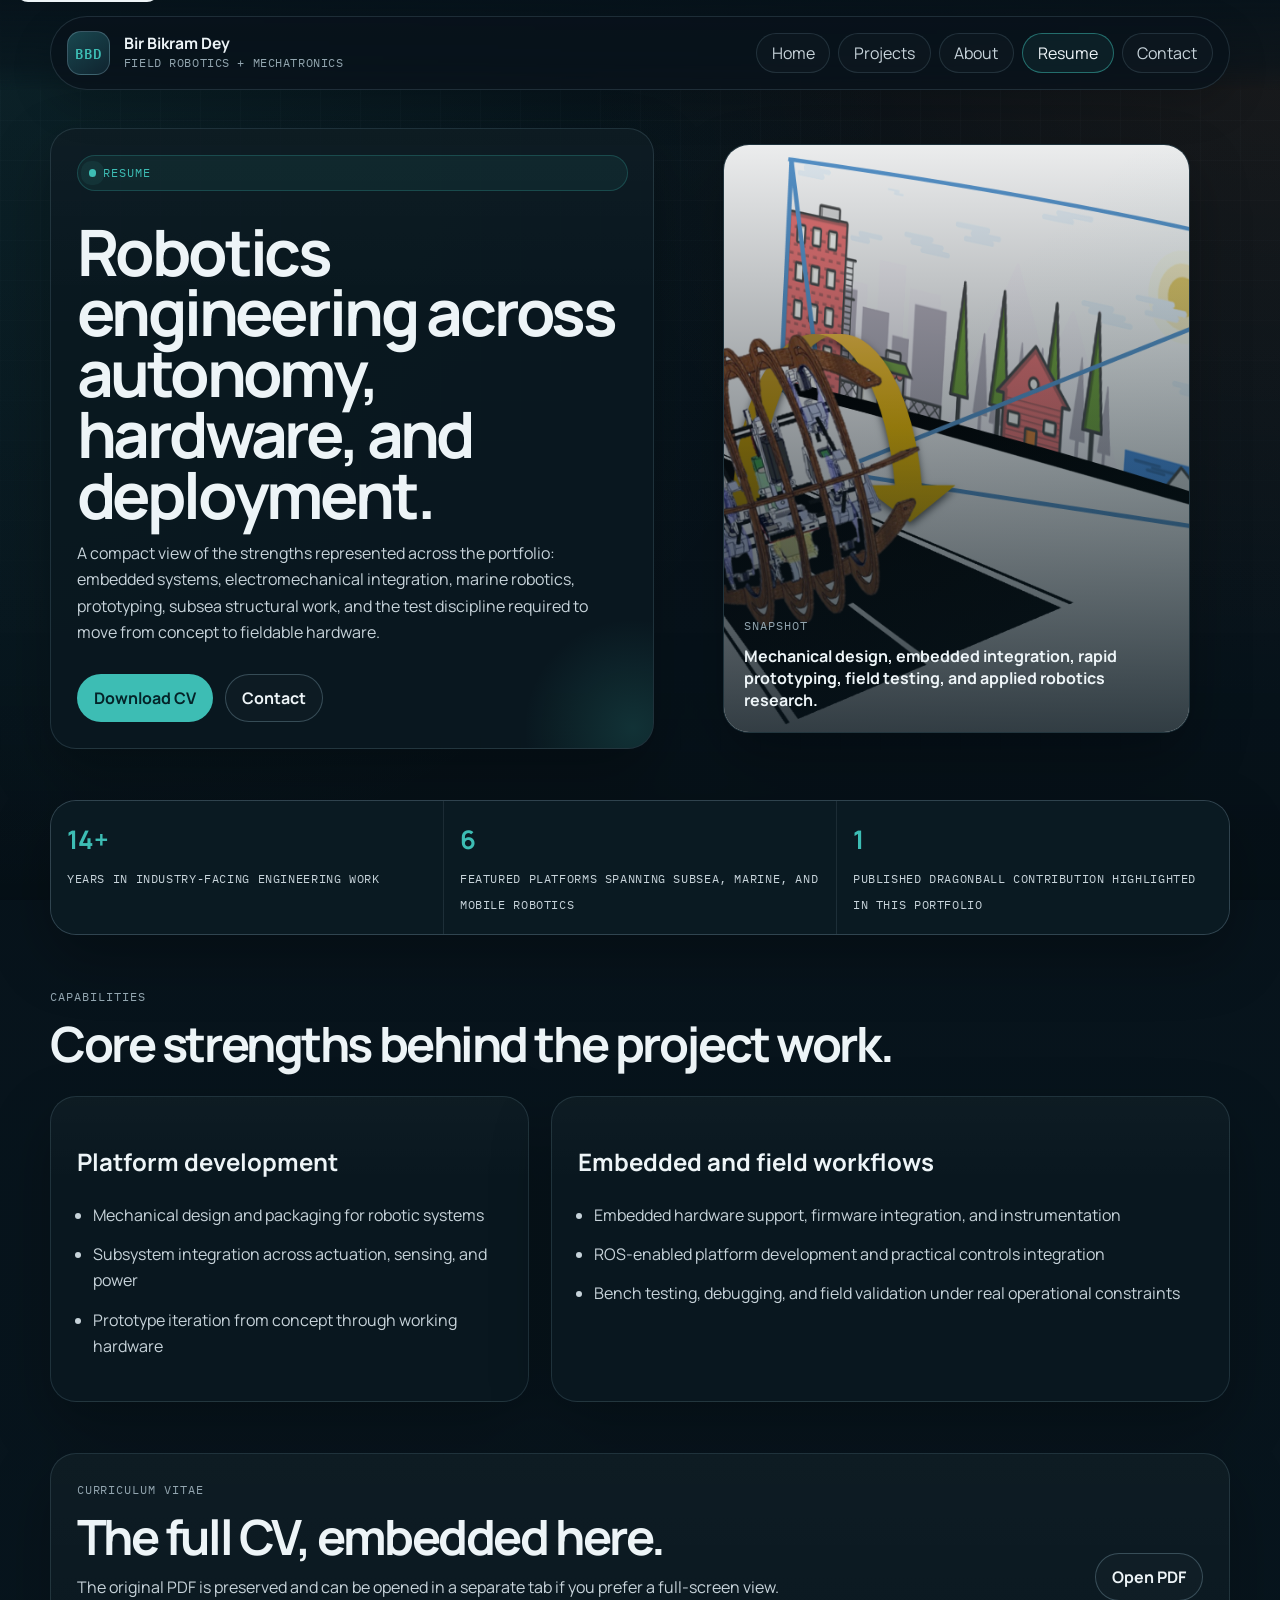
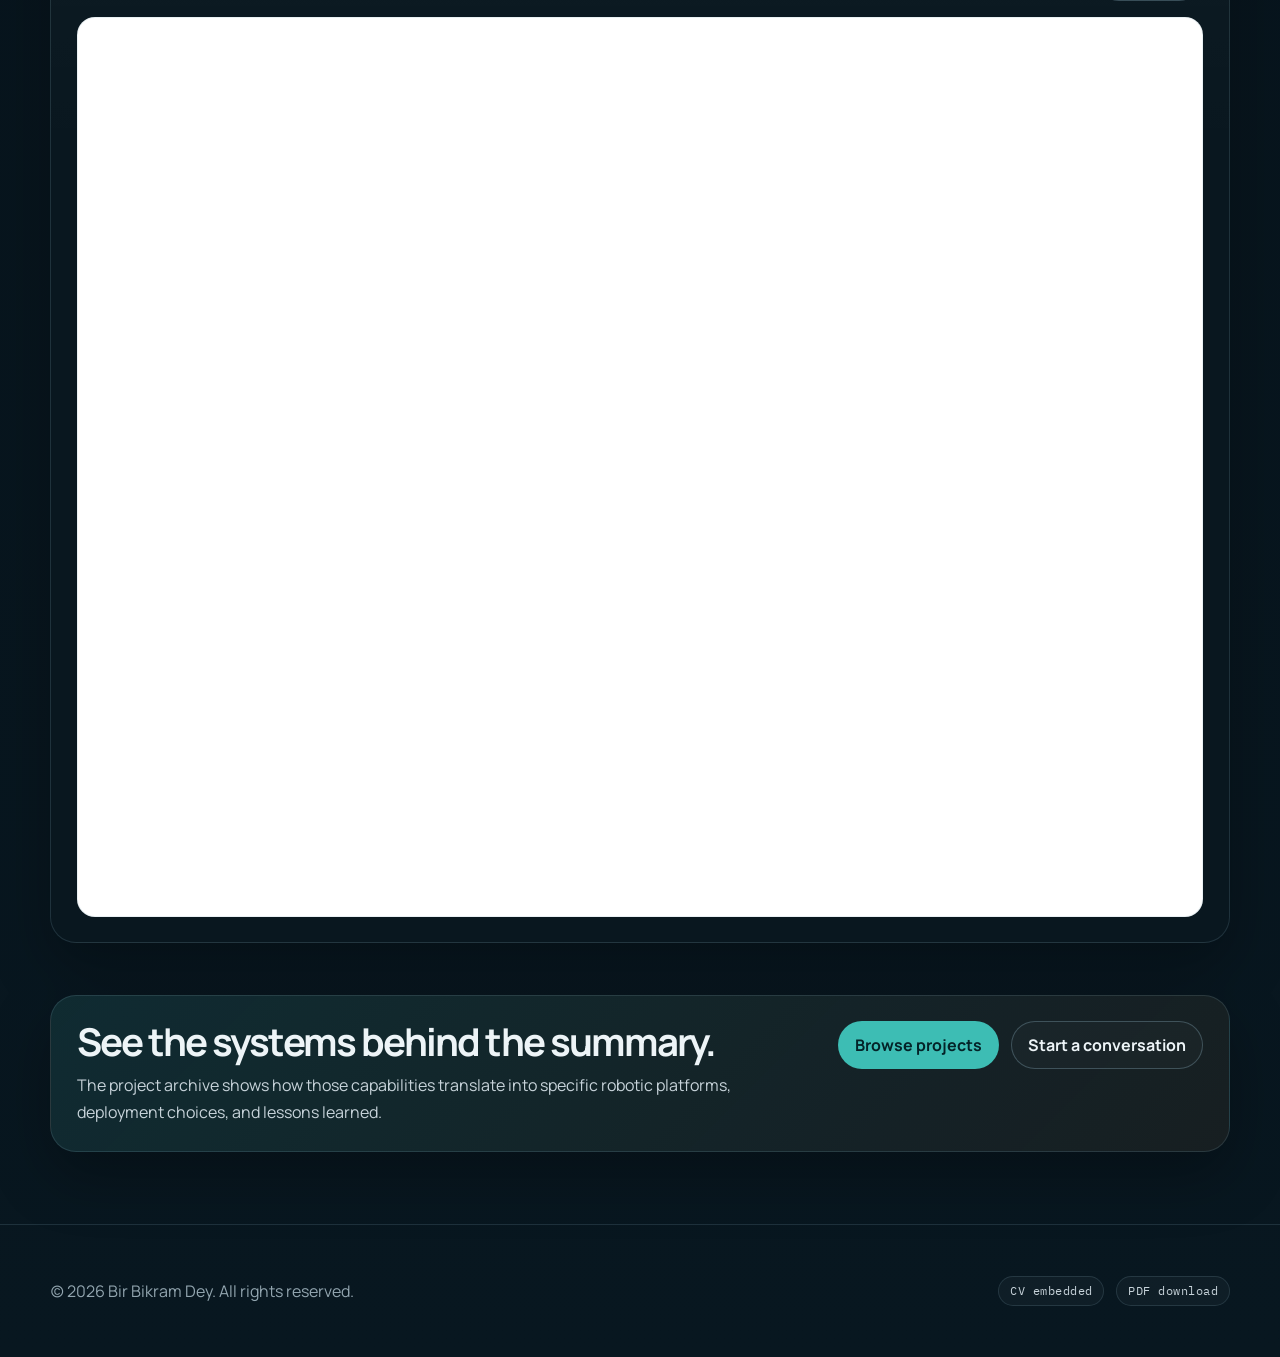
<file: resume.html>
﻿<!DOCTYPE html>
<html lang="en">
<head>
  <meta charset="UTF-8" />
  <meta name="viewport" content="width=device-width, initial-scale=1.0" />
  <meta name="description" content="Resume and CV for Bir Bikram Dey, covering autonomous systems, mechatronics, embedded hardware, and robotics deployment." />
  <title>Resume | Bir Bikram Dey</title>
  <link rel="stylesheet" href="styles.css" />
</head>
<body>
  <a class="skip-link" href="#main">Skip to content</a>
  <header class="site-header"><div class="shell nav-shell"><a class="brand" href="index.html"><span class="brand-mark">BBD</span><span class="brand-copy"><strong>Bir Bikram Dey</strong><span>Field Robotics + Mechatronics</span></span></a><nav class="site-nav" aria-label="Primary"><a href="index.html">Home</a><a href="projects/index.html">Projects</a><a href="about.html">About</a><a href="resume.html" aria-current="page">Resume</a><a href="contact.html">Contact</a></nav></div></header>
  <main class="page" id="main"><div class="shell stack-xl"><section class="hero" data-reveal><div class="hero-copy"><div class="section-heading"><span class="eyebrow">Resume</span><h1>Robotics engineering across autonomy, hardware, and deployment.</h1><p class="lede">A compact view of the strengths represented across the portfolio: embedded systems, electromechanical integration, marine robotics, prototyping, subsea structural work, and the test discipline required to move from concept to fieldable hardware.</p></div><div class="button-row"><a class="button" href="media/BBD_CV.pdf" target="_blank" rel="noopener noreferrer">Download CV</a><a class="button-secondary" href="contact.html">Contact</a></div></div><figure class="hero-media"><img src="media/Slam.PNG" alt="Engineering documentation and robotics systems visual." /><figcaption class="hero-meta"><span class="micro-label">Snapshot</span><strong>Mechanical design, embedded integration, rapid prototyping, field testing, and applied robotics research.</strong></figcaption></figure></section><section class="proof-strip" aria-label="Resume highlights" data-reveal><article><strong>14+</strong><span>Years in industry-facing engineering work</span></article><article><strong>6</strong><span>Featured platforms spanning subsea, marine, and mobile robotics</span></article><article><strong>1</strong><span>Published DragonBall contribution highlighted in this portfolio</span></article></section><section class="section" data-reveal><div class="section-head"><div class="section-heading"><span class="section-kicker">Capabilities</span><h2>Core strengths behind the project work.</h2></div></div><div class="resume-grid"><article class="resume-card span-5"><h2>Platform development</h2><ul class="bullet-list"><li>Mechanical design and packaging for robotic systems</li><li>Subsystem integration across actuation, sensing, and power</li><li>Prototype iteration from concept through working hardware</li></ul></article><article class="resume-card span-7"><h2>Embedded and field workflows</h2><ul class="bullet-list"><li>Embedded hardware support, firmware integration, and instrumentation</li><li>ROS-enabled platform development and practical controls integration</li><li>Bench testing, debugging, and field validation under real operational constraints</li></ul></article></div></section><section class="viewer" data-reveal><div class="viewer-head"><div class="section-heading"><span class="section-kicker">Curriculum vitae</span><h2>The full CV, embedded here.</h2><p>The original PDF is preserved and can be opened in a separate tab if you prefer a full-screen view.</p></div><div class="button-row"><a class="button-secondary" href="media/BBD_CV.pdf" target="_blank" rel="noopener noreferrer">Open PDF</a></div></div><div class="viewer-frame"><iframe src="media/BBD_CV.pdf#view=FitH" title="Bir Bikram Dey CV"></iframe></div></section><section class="cta-band" data-reveal><div><h2>See the systems behind the summary.</h2><p>The project archive shows how those capabilities translate into specific robotic platforms, deployment choices, and lessons learned.</p></div><div class="button-row"><a class="button" href="projects/index.html">Browse projects</a><a class="button-secondary" href="contact.html">Start a conversation</a></div></section></div></main>
  <footer class="site-footer"><div class="shell footer-shell"><p>(c) <span data-year></span> Bir Bikram Dey. All rights reserved.</p><div class="tag-row"><span class="meta-pill">CV embedded</span><span class="meta-pill">PDF download</span></div></div></footer>
  <script src="script.js"></script>
</body>
</html>
</file>
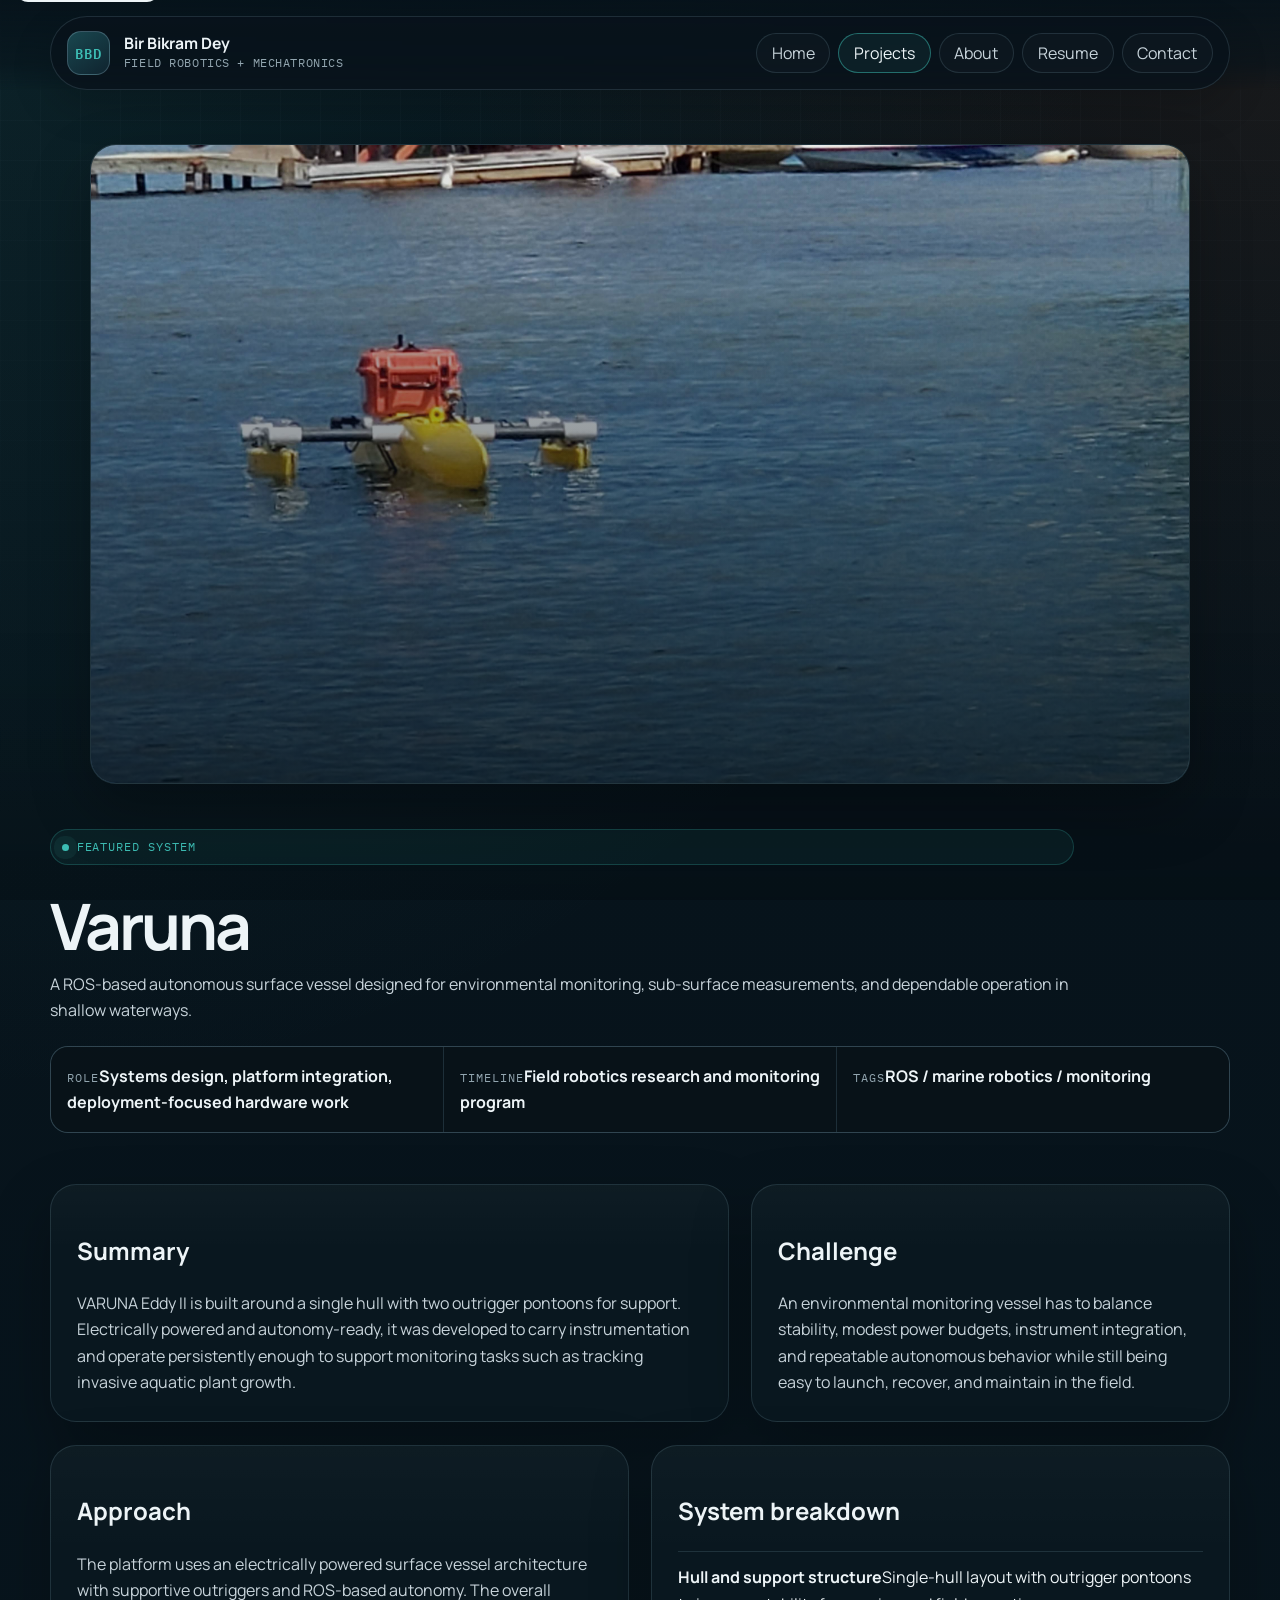
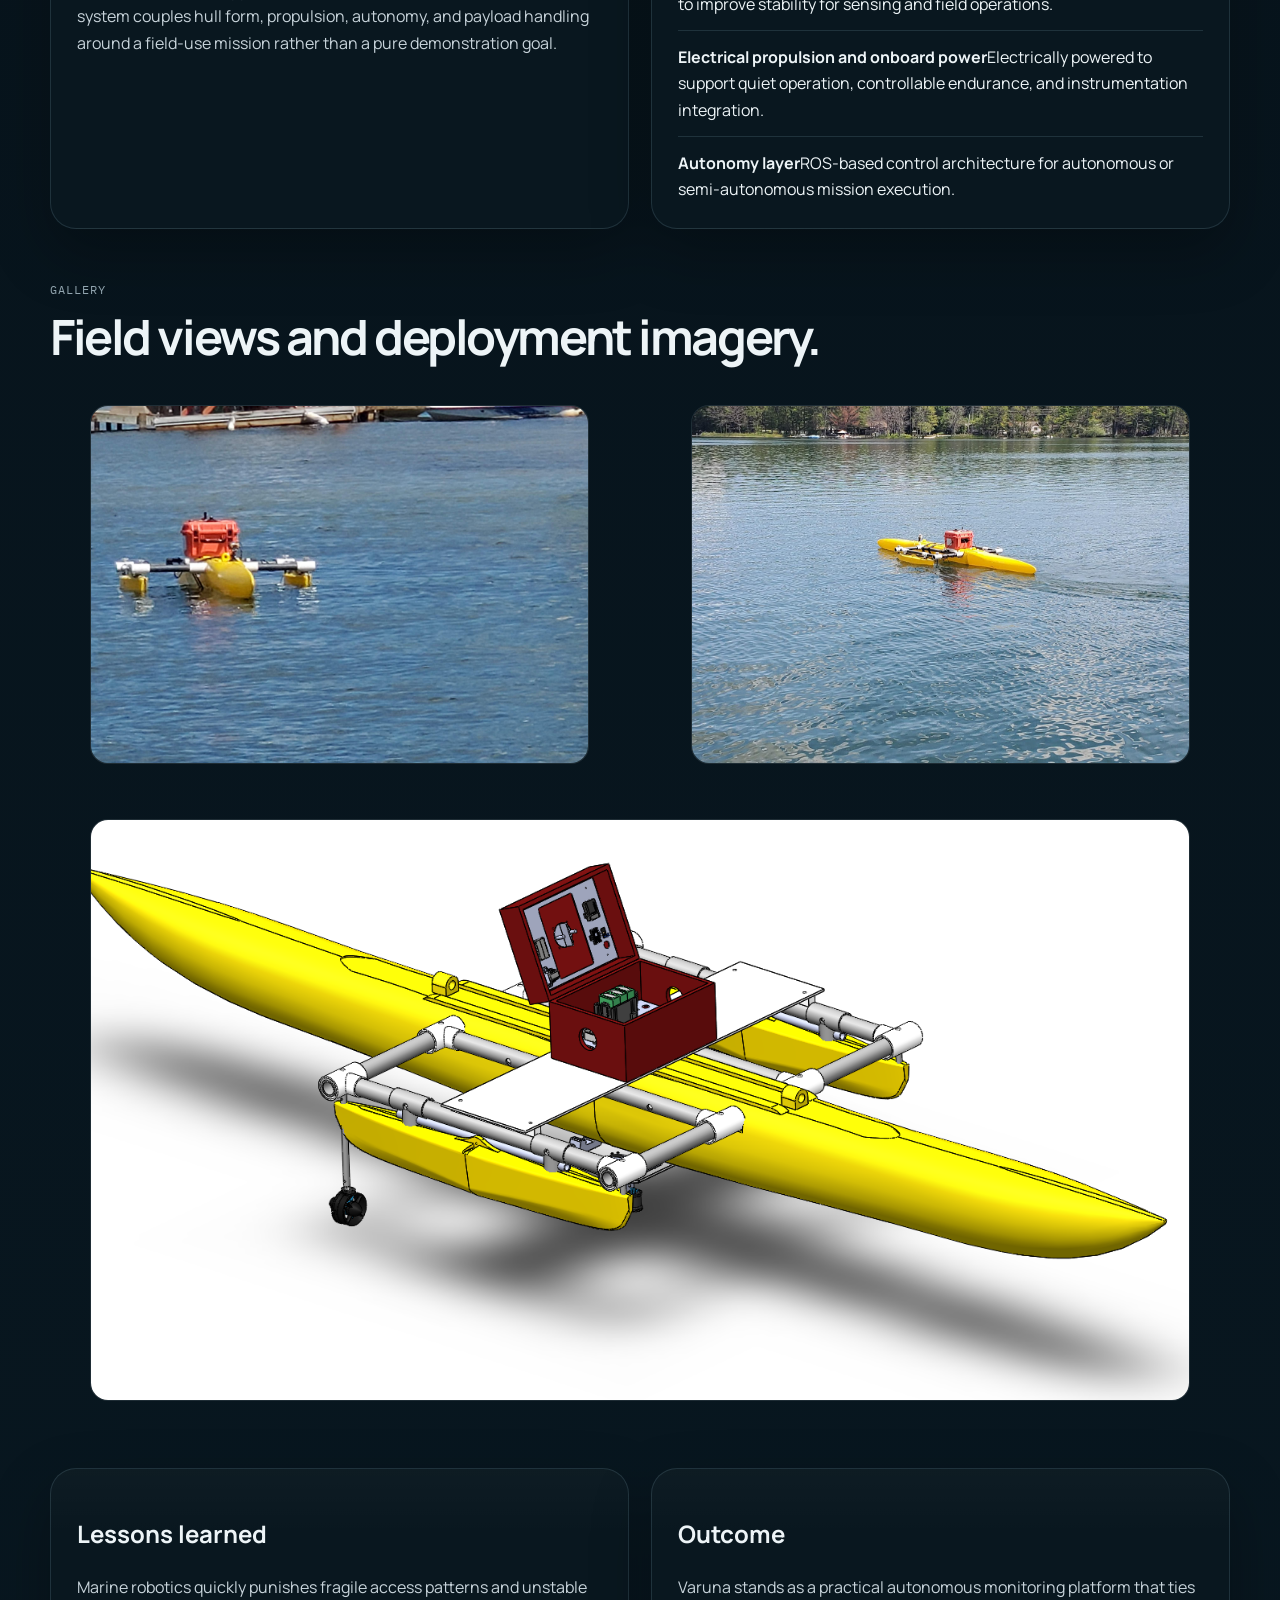
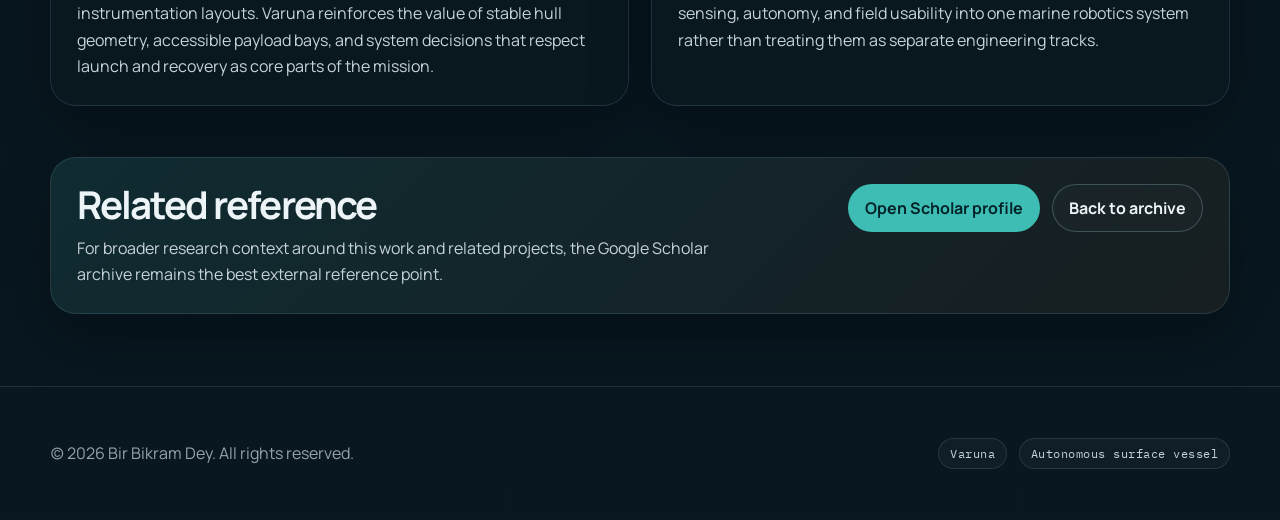
<file: projects/varuna.html>
<!DOCTYPE html>
<html lang="en">
<head>
  <meta charset="UTF-8" />
  <meta name="viewport" content="width=device-width, initial-scale=1.0" />
  <meta name="description" content="Varuna is an autonomous surface vessel by Bir Bikram Dey designed for environmental monitoring, field deployment, and sub-surface measurements." />
  <title>Varuna | Bir Bikram Dey</title>
  <link rel="stylesheet" href="../styles.css" />
</head>
<body>
  <a class="skip-link" href="#main">Skip to content</a>
  <header class="site-header"><div class="shell nav-shell"><a class="brand" href="../index.html"><span class="brand-mark">BBD</span><span class="brand-copy"><strong>Bir Bikram Dey</strong><span>Field Robotics + Mechatronics</span></span></a><nav class="site-nav" aria-label="Primary"><a href="../index.html">Home</a><a href="index.html" aria-current="page">Projects</a><a href="../about.html">About</a><a href="../resume.html">Resume</a><a href="../contact.html">Contact</a></nav></div></header>
  <main class="page" id="main"><div class="shell stack-xl"><section class="project-hero" data-reveal><figure class="project-hero-image"><img src="../media/Varun_on_water.jpg" alt="Varuna autonomous surface vessel during field deployment." /></figure><div class="project-hero-copy"><div class="section-heading"><span class="eyebrow">Featured system</span><h1>Varuna</h1><p class="lede">A ROS-based autonomous surface vessel designed for environmental monitoring, sub-surface measurements, and dependable operation in shallow waterways.</p></div><div class="project-meta-bar"><article><span class="micro-label">Role</span><strong>Systems design, platform integration, deployment-focused hardware work</strong></article><article><span class="micro-label">Timeline</span><strong>Field robotics research and monitoring program</strong></article><article><span class="micro-label">Tags</span><strong>ROS / marine robotics / monitoring</strong></article></div></div></section><section class="project-detail-grid" data-reveal><article class="doc-card span-7"><h2>Summary</h2><p>VARUNA Eddy II is built around a single hull with two outrigger pontoons for support. Electrically powered and autonomy-ready, it was developed to carry instrumentation and operate persistently enough to support monitoring tasks such as tracking invasive aquatic plant growth.</p></article><article class="doc-card span-5"><h2>Challenge</h2><p>An environmental monitoring vessel has to balance stability, modest power budgets, instrument integration, and repeatable autonomous behavior while still being easy to launch, recover, and maintain in the field.</p></article><article class="doc-card span-6"><h2>Approach</h2><p>The platform uses an electrically powered surface vessel architecture with supportive outriggers and ROS-based autonomy. The overall system couples hull form, propulsion, autonomy, and payload handling around a field-use mission rather than a pure demonstration goal.</p></article><article class="doc-card span-6"><h2>System breakdown</h2><div class="subsystem-list"><article><strong>Hull and support structure</strong>Single-hull layout with outrigger pontoons to improve stability for sensing and field operations.</article><article><strong>Electrical propulsion and onboard power</strong>Electrically powered to support quiet operation, controllable endurance, and instrumentation integration.</article><article><strong>Autonomy layer</strong>ROS-based control architecture for autonomous or semi-autonomous mission execution.</article></div></article></section><section class="section" data-reveal><div class="section-head"><div class="section-heading"><span class="section-kicker">Gallery</span><h2>Field views and deployment imagery.</h2></div></div><div class="gallery"><figure class="gallery-item half"><img loading="lazy" src="../media/Varun_on_water.jpg" alt="Varuna on the water during field deployment." /><figcaption>Wide field image showing the vessel in its operating environment.</figcaption></figure><figure class="gallery-item half"><img loading="lazy" src="../media/Eddy II-2.jpg" alt="Additional Varuna platform image." /><figcaption>Additional platform view highlighting the vehicle and support structure.</figcaption></figure><figure class="gallery-item"><img loading="lazy" src="../media/eddie.png" alt="Varuna platform reference image." /><figcaption>Reference view of the autonomous surface vessel configuration.</figcaption></figure></div></section><section class="project-detail-grid" data-reveal><article class="doc-card span-6"><h2>Lessons learned</h2><p>Marine robotics quickly punishes fragile access patterns and unstable instrumentation layouts. Varuna reinforces the value of stable hull geometry, accessible payload bays, and system decisions that respect launch and recovery as core parts of the mission.</p></article><article class="doc-card span-6"><h2>Outcome</h2><p>Varuna stands as a practical autonomous monitoring platform that ties sensing, autonomy, and field usability into one marine robotics system rather than treating them as separate engineering tracks.</p></article></section><section class="cta-band" data-reveal><div><h2>Related reference</h2><p>For broader research context around this work and related projects, the Google Scholar archive remains the best external reference point.</p></div><div class="button-row"><a class="button" href="https://scholar.google.ca/citations?user=9kMCACUAAAAJ&hl=en&oi=sra" target="_blank" rel="noopener noreferrer">Open Scholar profile</a><a class="button-secondary" href="index.html">Back to archive</a></div></section></div></main>
  <footer class="site-footer"><div class="shell footer-shell"><p>(c) <span data-year></span> Bir Bikram Dey. All rights reserved.</p><div class="tag-row"><span class="meta-pill">Varuna</span><span class="meta-pill">Autonomous surface vessel</span></div></div></footer>
  <script src="../script.js"></script>
</body>
</html>
</file>
<file: styles.css>
@import url("https://fonts.googleapis.com/css2?family=Manrope:wght@400;500;600;700;800&family=IBM+Plex+Mono:wght@400;500;600&display=swap");

:root {
  --bg: #07131b;
  --bg-elevated: #0d1d27;
  --bg-panel: #102733;
  --bg-panel-strong: #13313f;
  --surface: rgba(10, 24, 32, 0.92);
  --surface-soft: rgba(15, 35, 46, 0.88);
  --text: #edf4f7;
  --text-soft: #c7d3da;
  --text-muted: #92a5af;
  --line: rgba(134, 170, 187, 0.18);
  --line-strong: rgba(134, 170, 187, 0.34);
  --accent: #3dbdb4;
  --accent-deep: #268e88;
  --accent-soft: rgba(61, 189, 180, 0.14);
  --accent-warm: #ff8f45;
  --accent-warm-soft: rgba(255, 143, 69, 0.14);
  --shadow: 0 24px 60px rgba(0, 0, 0, 0.28);
  --radius-sm: 12px;
  --radius-md: 18px;
  --radius-lg: 26px;
  --radius-xl: 36px;
  --space-1: 0.35rem;
  --space-2: 0.5rem;
  --space-3: 0.75rem;
  --space-4: 1rem;
  --space-5: 1.4rem;
  --space-6: 1.8rem;
  --space-7: 2.4rem;
  --space-8: 3.2rem;
  --space-9: 4.5rem;
  --space-10: 6rem;
  --max: 1180px;
  --font-sans: "Manrope", sans-serif;
  --font-mono: "IBM Plex Mono", monospace;
  --duration-fast: 180ms;
  --duration-mid: 320ms;
}

*,
*::before,
*::after {
  box-sizing: border-box;
}

html {
  scroll-behavior: smooth;
}

body {
  margin: 0;
  min-height: 100vh;
  font-family: var(--font-sans);
  color: var(--text);
  background:
    radial-gradient(circle at top left, rgba(61, 189, 180, 0.1), transparent 28%),
    radial-gradient(circle at top right, rgba(255, 143, 69, 0.08), transparent 22%),
    linear-gradient(180deg, #061018 0%, #07131b 22%, #081720 100%);
  line-height: 1.65;
  -webkit-font-smoothing: antialiased;
  text-rendering: optimizeLegibility;
}

body::before {
  content: "";
  position: fixed;
  inset: 0;
  background-image:
    linear-gradient(rgba(192, 213, 222, 0.03) 1px, transparent 1px),
    linear-gradient(90deg, rgba(192, 213, 222, 0.03) 1px, transparent 1px);
  background-size: 40px 40px;
  mask-image: linear-gradient(180deg, rgba(0, 0, 0, 0.82), transparent 90%);
  pointer-events: none;
  z-index: -2;
}

body::after {
  content: "";
  position: fixed;
  inset: auto 0 0;
  height: 30vh;
  background: linear-gradient(180deg, transparent, rgba(0, 0, 0, 0.16));
  pointer-events: none;
  z-index: -1;
}

img,
iframe {
  max-width: 100%;
  display: block;
}

a {
  color: inherit;
  text-decoration: none;
}

button,
input,
textarea,
select {
  font: inherit;
}

:focus-visible {
  outline: 2px solid var(--accent);
  outline-offset: 3px;
}

.skip-link {
  position: absolute;
  left: 1rem;
  top: -3rem;
  z-index: 20;
  padding: 0.75rem 1rem;
  border-radius: var(--radius-sm);
  background: var(--text);
  color: var(--bg);
  transition: top var(--duration-fast) ease;
}

.skip-link:focus-visible {
  top: 1rem;
}

.shell {
  width: min(100% - 2rem, var(--max));
  margin-inline: auto;
}

.site-header {
  position: sticky;
  top: 0;
  z-index: 10;
  padding-top: 1rem;
  background: linear-gradient(180deg, rgba(7, 19, 27, 0.94), rgba(7, 19, 27, 0.58) 70%, transparent);
  backdrop-filter: blur(10px);
}

.nav-shell {
  display: flex;
  align-items: center;
  justify-content: space-between;
  gap: 1rem;
  padding: 0.9rem 1rem;
  border: 1px solid var(--line);
  border-radius: 999px;
  background: rgba(9, 19, 27, 0.82);
  box-shadow: 0 16px 40px rgba(0, 0, 0, 0.18);
}

.brand {
  display: inline-flex;
  align-items: center;
  gap: 0.85rem;
  min-width: 0;
}

.brand-mark {
  width: 2.7rem;
  height: 2.7rem;
  display: grid;
  place-items: center;
  border: 1px solid var(--line-strong);
  border-radius: 14px;
  background:
    linear-gradient(145deg, rgba(61, 189, 180, 0.22), rgba(15, 24, 30, 0.22)),
    var(--bg-panel);
  color: var(--accent);
  font-family: var(--font-mono);
  font-size: 0.88rem;
  font-weight: 600;
  letter-spacing: 0.08em;
  text-transform: uppercase;
}

.brand-copy {
  display: grid;
  gap: 0.12rem;
}

.brand-copy strong {
  font-size: 0.98rem;
  line-height: 1.15;
}

.brand-copy span {
  color: var(--text-muted);
  font-family: var(--font-mono);
  font-size: 0.72rem;
  letter-spacing: 0.05em;
  text-transform: uppercase;
}

.site-nav {
  display: flex;
  flex-wrap: wrap;
  justify-content: flex-end;
  gap: 0.5rem;
}

.site-nav a {
  display: inline-flex;
  align-items: center;
  min-height: 2.55rem;
  padding: 0 0.92rem;
  border: 1px solid var(--line);
  border-radius: 999px;
  color: var(--text-soft);
  background: rgba(255, 255, 255, 0.02);
  transition:
    transform var(--duration-fast) ease,
    border-color var(--duration-fast) ease,
    color var(--duration-fast) ease,
    background-color var(--duration-fast) ease;
}

.site-nav a:hover,
.site-nav a[aria-current="page"] {
  color: var(--text);
  border-color: rgba(61, 189, 180, 0.5);
  background: rgba(61, 189, 180, 0.08);
}

.site-nav a:hover {
  transform: translateY(-1px);
}

.page {
  padding-top: var(--space-7);
  padding-bottom: var(--space-9);
}

.stack-xl > * + * {
  margin-top: var(--space-8);
}

.stack-md > * + * {
  margin-top: var(--space-5);
}

.eyebrow {
  display: inline-flex;
  align-items: center;
  gap: 0.45rem;
  margin-bottom: var(--space-4);
  padding: 0.45rem 0.7rem;
  border: 1px solid rgba(61, 189, 180, 0.24);
  border-radius: 999px;
  background: rgba(61, 189, 180, 0.07);
  color: var(--accent);
  font-family: var(--font-mono);
  font-size: 0.75rem;
  letter-spacing: 0.08em;
  text-transform: uppercase;
}

.eyebrow::before {
  content: "";
  width: 0.45rem;
  height: 0.45rem;
  border-radius: 999px;
  background: currentColor;
  box-shadow: 0 0 0 8px rgba(61, 189, 180, 0.08);
}

.section-heading {
  display: grid;
  gap: 0.9rem;
  max-width: 64rem;
}

.section-heading h1,
.section-heading h2,
.section-heading h3,
.section-head h2 {
  margin: 0;
  font-size: clamp(2rem, 5vw, 4.8rem);
  line-height: 0.95;
  letter-spacing: -0.05em;
}

.section-heading h2,
.section-head h2 {
  font-size: clamp(1.75rem, 3.8vw, 3.15rem);
}

.section-heading h3 {
  font-size: clamp(1.25rem, 2vw, 1.8rem);
  line-height: 1.05;
}

.section-heading p,
.lede,
.body-copy,
.section-head p,
.doc-card p,
.note-card p,
.pub-card p,
.resume-card p,
.contact-card p,
.capability-card p,
.archive-card p,
.featured-card p {
  margin: 0;
  color: var(--text-soft);
}

.hero {
  display: grid;
  grid-template-columns: minmax(0, 1.05fr) minmax(320px, 0.95fr);
  gap: var(--space-6);
  align-items: stretch;
}

.hero-copy,
.hero-media,
.panel,
.cta-band,
.featured-card,
.project-card,
.doc-card,
.note-card,
.pub-card,
.contact-card,
.resume-card,
.archive-card,
.viewer,
.proof-strip,
.project-hero-image {
  border: 1px solid var(--line);
  border-radius: var(--radius-lg);
  background:
    linear-gradient(180deg, rgba(255, 255, 255, 0.02), transparent 28%),
    var(--surface);
  box-shadow: var(--shadow);
}

.hero-copy,
.panel,
.cta-band,
.doc-card,
.note-card,
.pub-card,
.contact-card,
.resume-card,
.archive-card,
.viewer,
.featured-card,
.capability-card {
  padding: clamp(1.2rem, 2vw, 1.8rem);
}

.hero-copy {
  position: relative;
  overflow: hidden;
}

.hero-copy::after {
  content: "";
  position: absolute;
  inset: auto -90px -90px auto;
  width: 220px;
  height: 220px;
  border-radius: 999px;
  background: radial-gradient(circle, rgba(61, 189, 180, 0.16), transparent 70%);
  pointer-events: none;
}

.hero-actions,
.button-row,
.tag-row {
  display: flex;
  flex-wrap: wrap;
  gap: 0.75rem;
}

.hero-actions,
.button-row {
  margin-top: var(--space-6);
}

.button,
.button-secondary {
  display: inline-flex;
  align-items: center;
  justify-content: center;
  min-height: 3rem;
  padding: 0 1rem;
  border: 1px solid transparent;
  border-radius: 999px;
  font-weight: 700;
  transition:
    transform var(--duration-fast) ease,
    background-color var(--duration-fast) ease,
    border-color var(--duration-fast) ease,
    color var(--duration-fast) ease;
}

.button {
  background: var(--accent);
  color: #042328;
}

.button:hover {
  transform: translateY(-1px);
  background: #55d2c9;
}

.button-secondary {
  border-color: var(--line-strong);
  color: var(--text);
  background: rgba(255, 255, 255, 0.02);
}

.button-secondary:hover {
  transform: translateY(-1px);
  border-color: rgba(61, 189, 180, 0.5);
  color: var(--accent);
}

.hero-media,
.card-image,
.project-hero-image,
.portrait {
  position: relative;
  overflow: hidden;
}

.hero-media img,
.card-image img,
.project-hero-image img,
.gallery img,
.portrait img {
  width: 100%;
  height: 100%;
  object-fit: cover;
}

.hero-media::after,
.card-image::after,
.project-hero-image::after {
  content: "";
  position: absolute;
  inset: 0;
  background:
    linear-gradient(180deg, rgba(7, 19, 27, 0.08), rgba(7, 19, 27, 0.82)),
    linear-gradient(135deg, transparent 38%, rgba(61, 189, 180, 0.08));
  pointer-events: none;
}

.hero-meta {
  position: absolute;
  left: 1.25rem;
  right: 1.25rem;
  bottom: 1.25rem;
  display: grid;
  gap: 0.55rem;
  z-index: 1;
}

.micro-label,
.section-kicker,
.note-card small,
.pub-card small,
.meta-stack small {
  color: var(--text-muted);
  font-family: var(--font-mono);
  font-size: 0.75rem;
  letter-spacing: 0.08em;
  text-transform: uppercase;
}

.hero-meta strong,
.project-meta-bar strong,
.subsystem-list strong,
.contact-link strong {
  font-size: 1rem;
  line-height: 1.4;
}

.proof-strip {
  display: grid;
  grid-template-columns: repeat(3, minmax(0, 1fr));
  gap: 1px;
  overflow: hidden;
  background: var(--line);
  padding: 0;
}

.proof-strip article {
  padding: 1.1rem 1rem;
  background: rgba(11, 26, 34, 0.98);
}

.proof-strip strong {
  display: block;
  margin-bottom: 0.2rem;
  font-size: clamp(1.4rem, 2vw, 1.9rem);
  color: var(--accent);
}

.proof-strip span {
  color: var(--text-soft);
  font-family: var(--font-mono);
  font-size: 0.78rem;
  letter-spacing: 0.05em;
  text-transform: uppercase;
}

.section {
  display: grid;
  gap: var(--space-6);
}

.section-head {
  display: flex;
  align-items: end;
  justify-content: space-between;
  gap: var(--space-5);
  flex-wrap: wrap;
}

.featured-grid,
.capability-grid,
.notes-grid,
.pub-grid,
.contact-grid,
.archive-grid,
.project-detail-grid,
.gallery,
.resume-grid,
.about-grid {
  display: grid;
  grid-template-columns: repeat(12, minmax(0, 1fr));
  gap: var(--space-5);
}

.featured-card {
  grid-column: span 12;
  display: grid;
  grid-template-columns: 1.1fr 0.9fr;
  gap: var(--space-5);
  min-height: 320px;
}

.featured-card:nth-child(even) {
  grid-template-columns: 0.95fr 1.05fr;
}

.archive-card,
.doc-card,
.note-card,
.pub-card,
.contact-card,
.resume-card,
.capability-card,
.panel {
  grid-column: span 12;
}

.archive-card,
.featured-card {
  overflow: hidden;
}

.archive-card .card-copy,
.featured-card .card-copy {
  display: grid;
  gap: var(--space-5);
  align-content: space-between;
}

.tag,
.meta-pill {
  display: inline-flex;
  align-items: center;
  min-height: 1.9rem;
  padding: 0 0.68rem;
  border: 1px solid var(--line);
  border-radius: 999px;
  color: var(--text-soft);
  background: rgba(255, 255, 255, 0.03);
  font-family: var(--font-mono);
  font-size: 0.76rem;
  letter-spacing: 0.04em;
}

.tag.teal {
  color: var(--accent);
  border-color: rgba(61, 189, 180, 0.3);
  background: rgba(61, 189, 180, 0.08);
}

.tag.orange {
  color: var(--accent-warm);
  border-color: rgba(255, 143, 69, 0.28);
  background: rgba(255, 143, 69, 0.08);
}

.capability-card {
  display: grid;
  gap: 0.9rem;
  min-height: 100%;
}

.capability-number {
  color: var(--accent);
  font-family: var(--font-mono);
  font-size: 0.82rem;
  letter-spacing: 0.1em;
  text-transform: uppercase;
}

.bullet-list,
.meta-stack,
.subsystem-list,
.contact-list {
  display: grid;
  gap: 0.8rem;
}

.bullet-list {
  padding-left: 1rem;
}

.bullet-list li {
  color: var(--text-soft);
}

.contact-link {
  display: flex;
  justify-content: space-between;
  align-items: center;
  gap: 0.75rem;
  padding: 1rem;
  border: 1px solid var(--line);
  border-radius: var(--radius-md);
  background: rgba(255, 255, 255, 0.02);
  transition: border-color var(--duration-fast) ease, transform var(--duration-fast) ease;
}

.contact-link:hover {
  transform: translateY(-2px);
  border-color: rgba(61, 189, 180, 0.35);
}

.contact-link span:last-child {
  color: var(--accent);
  font-family: var(--font-mono);
  font-size: 0.78rem;
}

.cta-band {
  display: flex;
  align-items: flex-start;
  justify-content: space-between;
  gap: var(--space-5);
  flex-wrap: wrap;
  background: linear-gradient(135deg, rgba(61, 189, 180, 0.12), rgba(255, 143, 69, 0.06)), var(--surface);
}

.cta-band > :first-child {
  flex: 1 1 28rem;
  min-width: 0;
}

.cta-band .button-row {
  margin-top: 0;
}

.cta-band h2 {
  margin: 0;
  font-size: clamp(1.55rem, 3vw, 2.4rem);
  line-height: 1.1;
  letter-spacing: -0.05em;
}

.cta-band p {
  max-width: 42rem;
  margin: 0.55rem 0 0;
  color: var(--text-soft);
}

.project-hero {
  display: grid;
  gap: var(--space-6);
}

.project-hero-image {
  min-height: clamp(340px, 52vw, 640px);
}

.project-hero-copy {
  display: grid;
  gap: var(--space-5);
}

.project-meta-bar {
  display: grid;
  grid-template-columns: repeat(3, minmax(0, 1fr));
  gap: 1px;
  overflow: hidden;
  border: 1px solid var(--line);
  border-radius: var(--radius-md);
  background: var(--line);
}

.project-meta-bar article {
  padding: 1rem;
  background: rgba(8, 18, 24, 0.96);
}

.subsystem-list article {
  padding-top: 0.8rem;
  border-top: 1px solid var(--line);
}

.gallery-item {
  grid-column: span 12;
  overflow: hidden;
  border: 1px solid var(--line);
  border-radius: var(--radius-md);
  background: rgba(9, 18, 24, 0.92);
}

.gallery-item img {
  min-height: 230px;
}

.gallery-item iframe {
  width: 100%;
  aspect-ratio: 16 / 9;
  border: 0;
}

.gallery-item figcaption {
  padding: 0.8rem 0.9rem 1rem;
  color: var(--text-muted);
  font-size: 0.92rem;
}

.viewer-head {
  display: flex;
  justify-content: space-between;
  align-items: end;
  gap: var(--space-4);
  flex-wrap: wrap;
}

.viewer-frame {
  margin-top: 1rem;
}

.viewer-frame iframe {
  width: 100%;
  height: 900px;
  border: 1px solid var(--line);
  border-radius: var(--radius-md);
  background: #ffffff;
}

.site-footer {
  padding-top: var(--space-8);
  border-top: 1px solid var(--line);
  color: var(--text-muted);
}

.footer-shell {
  display: flex;
  align-items: center;
  justify-content: space-between;
  gap: var(--space-4);
  flex-wrap: wrap;
  padding-bottom: var(--space-8);
}

.footer-shell p {
  margin: 0;
}

[data-reveal] {
  opacity: 0;
  transform: translateY(18px);
  transition: opacity var(--duration-mid) ease, transform var(--duration-mid) ease;
}

[data-reveal].is-visible {
  opacity: 1;
  transform: translateY(0);
}

@media (min-width: 760px) {
  .archive-card,
  .note-card,
  .pub-card,
  .resume-card,
  .contact-card {
    grid-column: span 6;
  }

  .gallery-item.half {
    grid-column: span 6;
  }
}

@media (min-width: 920px) {
  .capability-card {
    grid-column: span 3;
  }

  .note-card {
    grid-column: span 4;
  }

  .pub-card,
  .contact-card.span-6,
  .resume-card.span-6,
  .doc-card.span-6,
  .panel.span-6 {
    grid-column: span 6;
  }

  .contact-card.span-5,
  .resume-card.span-5,
  .doc-card.span-5,
  .panel.span-5 {
    grid-column: span 5;
  }

  .contact-card.span-7,
  .resume-card.span-7,
  .doc-card.span-7,
  .panel.span-7 {
    grid-column: span 7;
  }

  .archive-card {
    grid-column: span 4;
  }
}

@media (max-width: 1024px) {
  .hero,
  .featured-card,
  .featured-card:nth-child(even) {
    grid-template-columns: 1fr;
  }

  .project-meta-bar {
    grid-template-columns: 1fr;
  }
}

@media (max-width: 760px) {
  .site-header {
    position: static;
  }

  .nav-shell {
    border-radius: 22px;
    align-items: flex-start;
  }

  .site-nav {
    width: 100%;
    justify-content: flex-start;
  }

  .proof-strip {
    grid-template-columns: 1fr;
  }

  .viewer-frame iframe {
    height: 620px;
  }

  .footer-shell {
    flex-direction: column;
    align-items: flex-start;
  }
}

@media (prefers-reduced-motion: reduce) {
  html {
    scroll-behavior: auto;
  }

  *,
  *::before,
  *::after {
    animation-duration: 0.01ms !important;
    animation-iteration-count: 1 !important;
    transition-duration: 0.01ms !important;
    scroll-behavior: auto !important;
  }

  [data-reveal] {
    opacity: 1;
    transform: none;
  }
}
</file>
